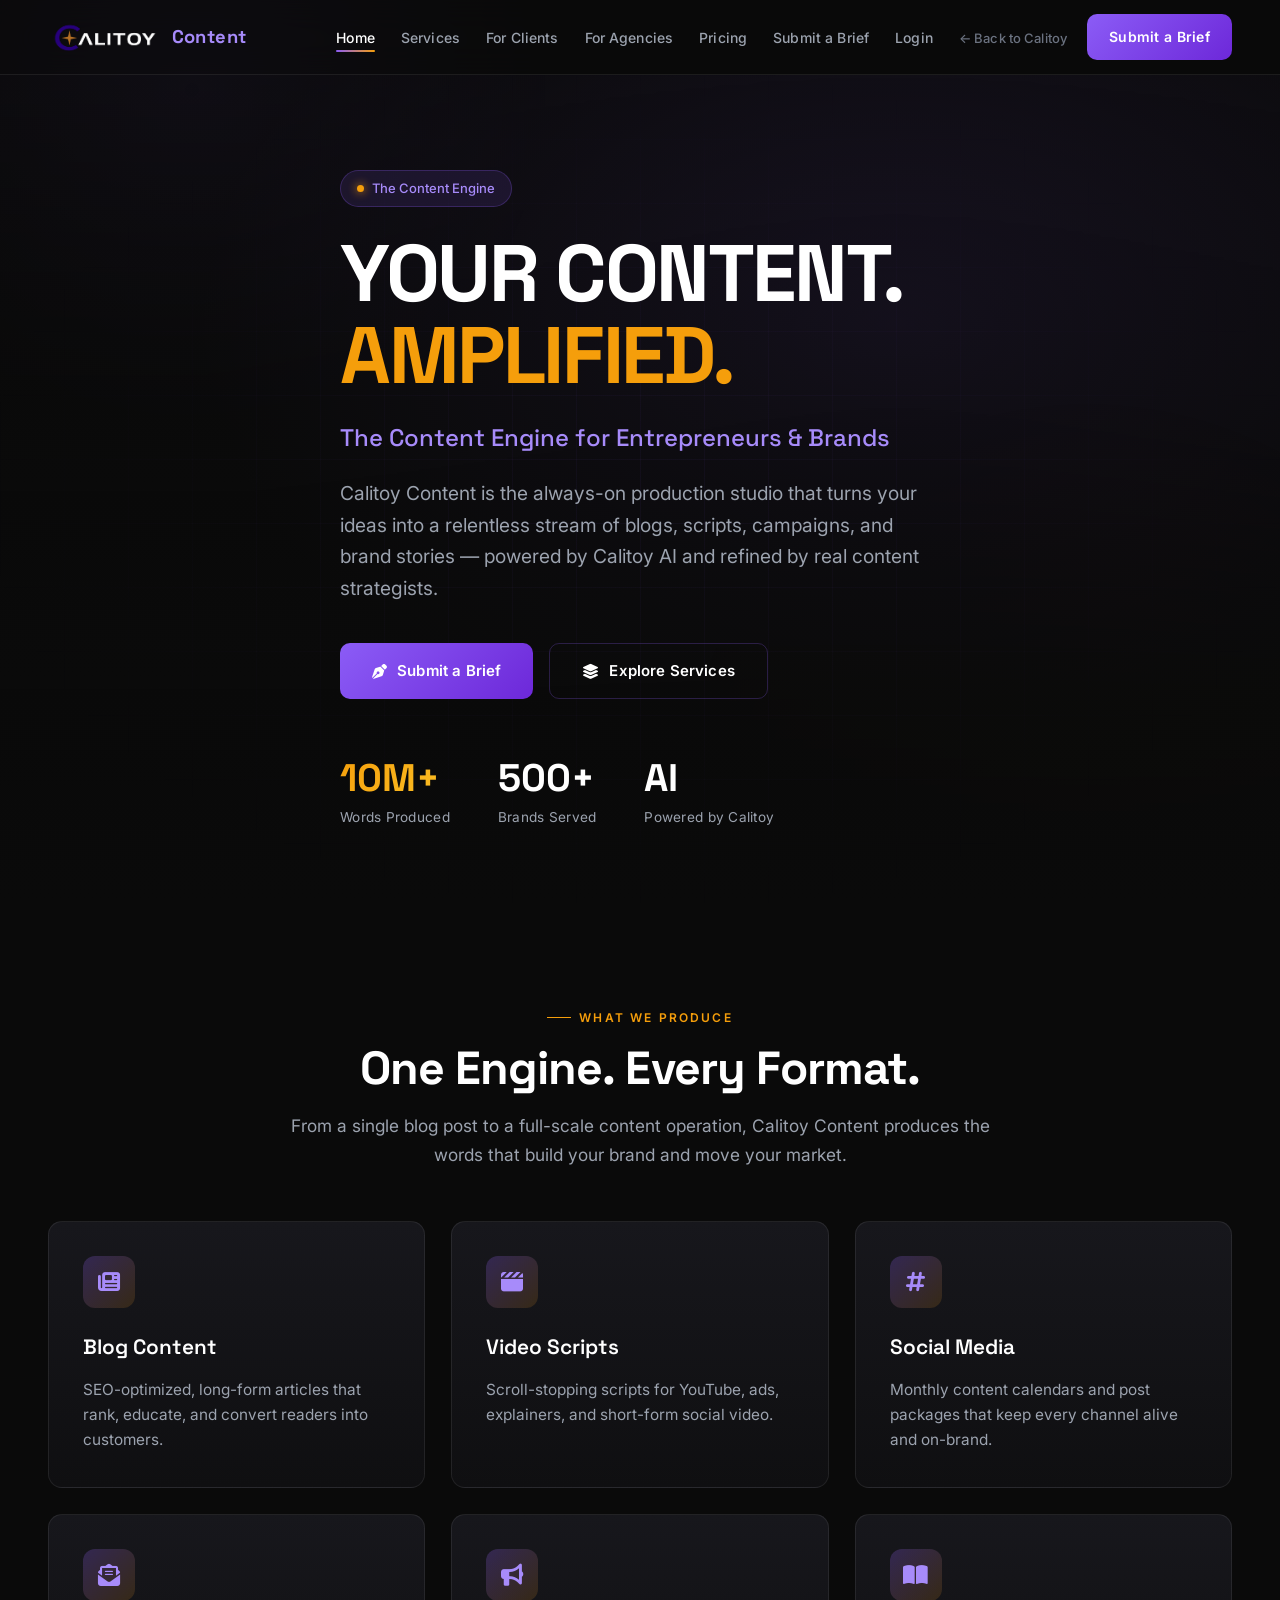
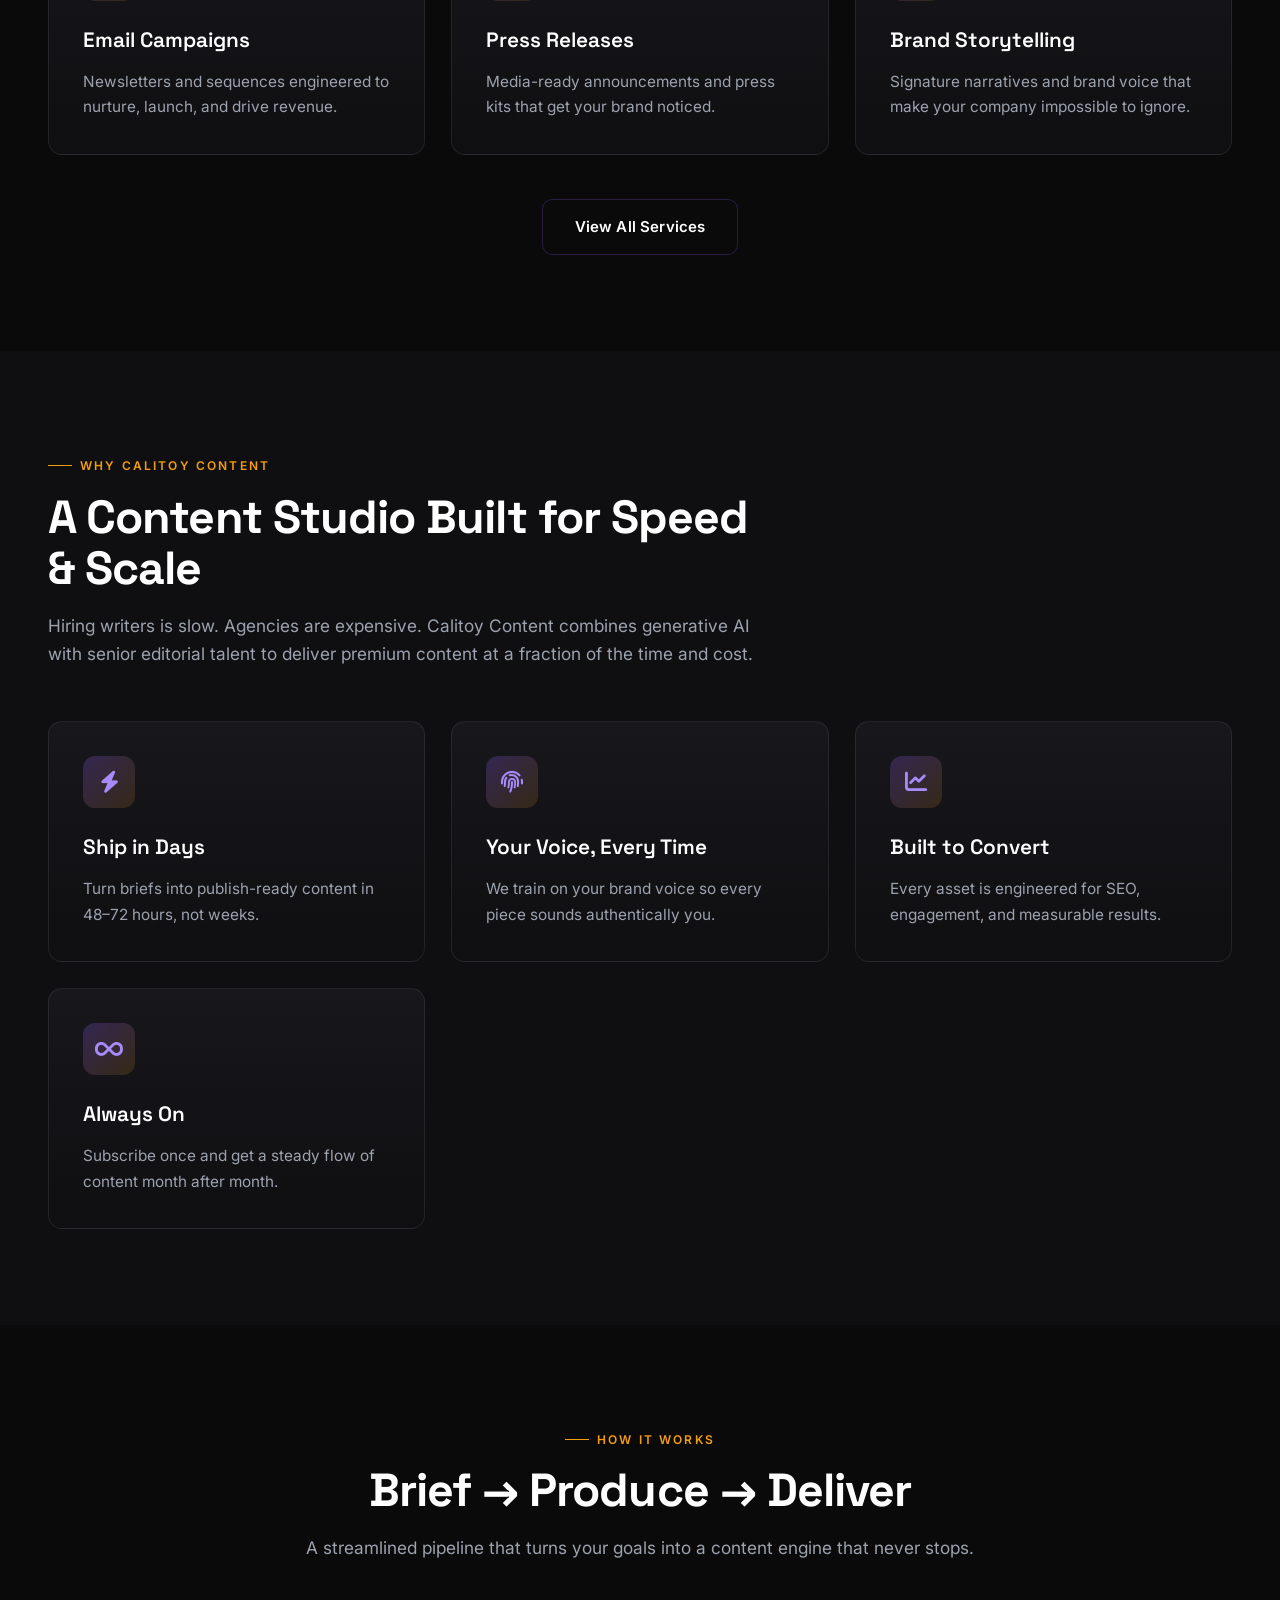
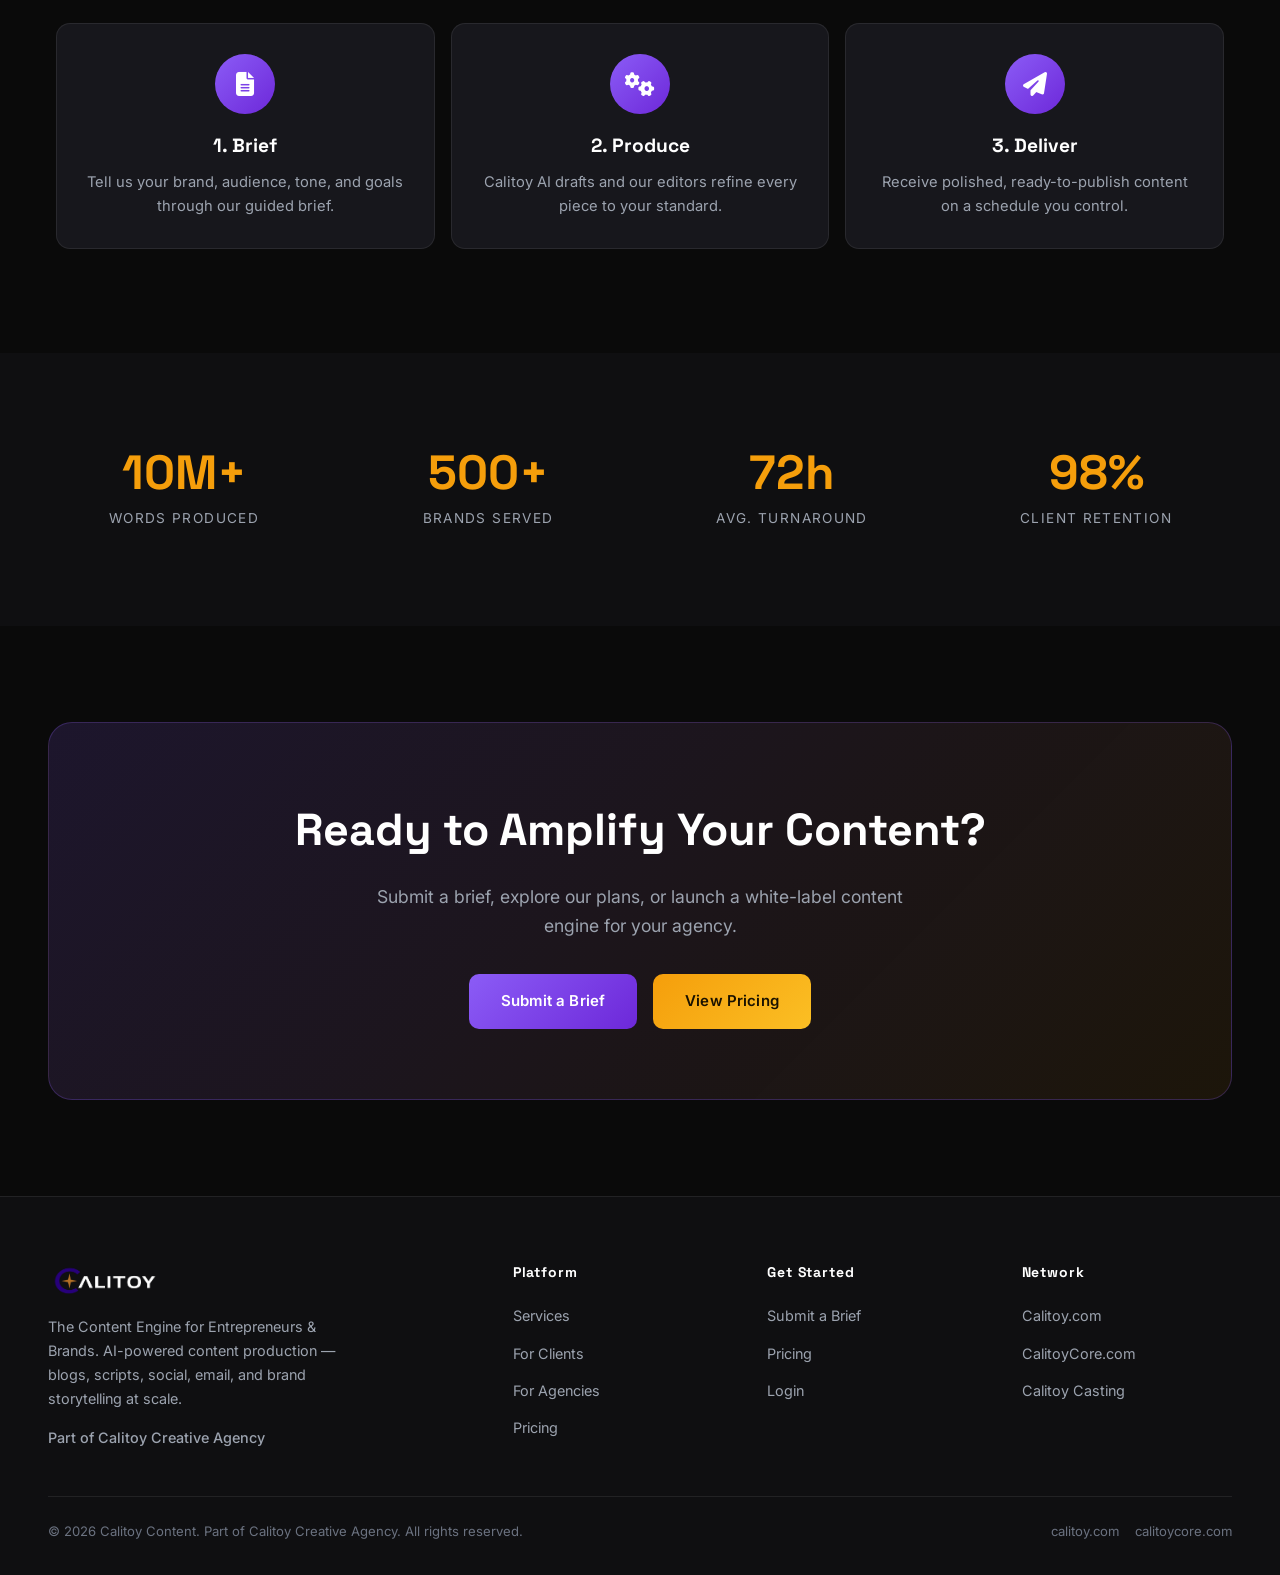
<file: index.html>
<!DOCTYPE html>
<html lang="en">
<head>
<meta charset="UTF-8">
<meta name="viewport" content="width=device-width, initial-scale=1.0">
<title>Calitoy Content — The Content Engine for Entrepreneurs &amp; Brands</title>
<meta name="description" content="Calitoy Content is the AI-powered content engine for entrepreneurs and brands — blog content, video scripts, social media, email campaigns, press releases, and brand storytelling at scale.">
<link rel="preconnect" href="https://fonts.googleapis.com">
<link rel="preconnect" href="https://fonts.gstatic.com" crossorigin>
<link href="https://fonts.googleapis.com/css2?family=Inter:wght@400;500;600;700&family=Space+Grotesk:wght@400;500;600;700&display=swap" rel="stylesheet">
<link rel="stylesheet" href="https://cdnjs.cloudflare.com/ajax/libs/font-awesome/6.5.1/css/all.min.css">
<link rel="stylesheet" href="styles.css">
<link rel="icon" type="image/png" href="assets/calitoy-creative-logo.png">
</head>
<body>

<header>
  <div class="nav-wrap">
    <a href="index.html" class="nav-logo">
      <img src="assets/calitoy-creative-logo.png" alt="Calitoy Creative Agency">
      <span class="logo-text"><span>Content</span></span>
    </a>
    <ul class="nav-links">
      <li><a href="index.html" class="active">Home</a></li>
      <li><a href="services.html">Services</a></li>
      <li><a href="clients.html">For Clients</a></li>
      <li><a href="agencies.html">For Agencies</a></li>
      <li><a href="pricing.html">Pricing</a></li>
      <li><a href="brief.html">Submit a Brief</a></li>
      <li><a href="login.html">Login</a></li>
      <li><a href="https://calitoy.com" class="nav-back">&larr; Back to Calitoy</a></li>
    </ul>
    <a href="brief.html" class="nav-cta">Submit a Brief</a>
    <button class="hamburger" aria-label="Menu"><span></span><span></span><span></span></button>
  </div>
</header>
<div class="mobile-nav">
  <a href="index.html">Home</a>
  <a href="services.html">Services</a>
  <a href="clients.html">For Clients</a>
  <a href="agencies.html">For Agencies</a>
  <a href="pricing.html">Pricing</a>
  <a href="brief.html">Submit a Brief</a>
  <a href="login.html">Login</a>
  <a href="https://calitoy.com">&larr; Back to Calitoy</a>
  <a href="brief.html" class="nav-cta">Submit a Brief</a>
</div>

<!-- HERO -->
<section class="hero">
  <div class="hero-bg" style="background-image:url('https://fancyhouse-design.com/wp-content/uploads/2024/09/A-bright-open-space-area-features-clean-lined-desks-and-a-vibrant-mural-that-enhances.jpg')"></div>
  <div class="hero-overlay"></div>
  <div class="hero-grid"></div>
  <div class="container hero-content">
    <span class="hero-badge"><span class="dot"></span> The Content Engine</span>
    <h1>YOUR CONTENT.<br><span class="gold">AMPLIFIED.</span></h1>
    <p class="subtitle">The Content Engine for Entrepreneurs &amp; Brands</p>
    <p class="lead">Calitoy Content is the always-on production studio that turns your ideas into a relentless stream of blogs, scripts, campaigns, and brand stories — powered by Calitoy AI and refined by real content strategists.</p>
    <div class="hero-cta-group">
      <a href="brief.html" class="btn-primary"><i class="fa-solid fa-pen-nib"></i> Submit a Brief</a>
      <a href="services.html" class="btn-secondary"><i class="fa-solid fa-layer-group"></i> Explore Services</a>
    </div>
    <div class="hero-stats">
      <div class="hero-stat">
        <div class="num"><span class="gold">10M+</span></div>
        <div class="lbl">Words Produced</div>
      </div>
      <div class="hero-stat">
        <div class="num">500+</div>
        <div class="lbl">Brands Served</div>
      </div>
      <div class="hero-stat">
        <div class="num">AI</div>
        <div class="lbl">Powered by Calitoy</div>
      </div>
    </div>
  </div>
</section>

<!-- SERVICES OVERVIEW -->
<section>
  <div class="container">
    <div class="section-head center reveal">
      <p class="eyebrow">What We Produce</p>
      <h2 class="section-title">One Engine. Every Format.</h2>
      <p class="section-subtitle">From a single blog post to a full-scale content operation, Calitoy Content produces the words that build your brand and move your market.</p>
    </div>
    <div class="cards-grid">
      <div class="card reveal">
        <div class="card-icon"><i class="fa-solid fa-newspaper"></i></div>
        <h3>Blog Content</h3>
        <p>SEO-optimized, long-form articles that rank, educate, and convert readers into customers.</p>
      </div>
      <div class="card reveal">
        <div class="card-icon"><i class="fa-solid fa-clapperboard"></i></div>
        <h3>Video Scripts</h3>
        <p>Scroll-stopping scripts for YouTube, ads, explainers, and short-form social video.</p>
      </div>
      <div class="card reveal">
        <div class="card-icon"><i class="fa-solid fa-hashtag"></i></div>
        <h3>Social Media</h3>
        <p>Monthly content calendars and post packages that keep every channel alive and on-brand.</p>
      </div>
      <div class="card reveal">
        <div class="card-icon"><i class="fa-solid fa-envelope-open-text"></i></div>
        <h3>Email Campaigns</h3>
        <p>Newsletters and sequences engineered to nurture, launch, and drive revenue.</p>
      </div>
      <div class="card reveal">
        <div class="card-icon"><i class="fa-solid fa-bullhorn"></i></div>
        <h3>Press Releases</h3>
        <p>Media-ready announcements and press kits that get your brand noticed.</p>
      </div>
      <div class="card reveal">
        <div class="card-icon"><i class="fa-solid fa-book-open"></i></div>
        <h3>Brand Storytelling</h3>
        <p>Signature narratives and brand voice that make your company impossible to ignore.</p>
      </div>
    </div>
    <div style="text-align:center;margin-top:44px;"><a href="services.html" class="btn-secondary">View All Services</a></div>
  </div>
</section>

<!-- WHY -->
<section style="background: var(--bg-surface);">
  <div class="container">
    <div class="section-head reveal">
      <p class="eyebrow">Why Calitoy Content</p>
      <h2 class="section-title">A Content Studio Built for Speed &amp; Scale</h2>
      <p class="section-subtitle">Hiring writers is slow. Agencies are expensive. Calitoy Content combines generative AI with senior editorial talent to deliver premium content at a fraction of the time and cost.</p>
    </div>
    <div class="cards-grid">
      <div class="card reveal">
        <div class="card-icon"><i class="fa-solid fa-bolt"></i></div>
        <h3>Ship in Days</h3>
        <p>Turn briefs into publish-ready content in 48&ndash;72 hours, not weeks.</p>
      </div>
      <div class="card reveal">
        <div class="card-icon"><i class="fa-solid fa-fingerprint"></i></div>
        <h3>Your Voice, Every Time</h3>
        <p>We train on your brand voice so every piece sounds authentically you.</p>
      </div>
      <div class="card reveal">
        <div class="card-icon"><i class="fa-solid fa-chart-line"></i></div>
        <h3>Built to Convert</h3>
        <p>Every asset is engineered for SEO, engagement, and measurable results.</p>
      </div>
      <div class="card reveal">
        <div class="card-icon"><i class="fa-solid fa-infinity"></i></div>
        <h3>Always On</h3>
        <p>Subscribe once and get a steady flow of content month after month.</p>
      </div>
    </div>
  </div>
</section>

<!-- HOW IT WORKS -->
<section>
  <div class="container">
    <div class="section-head center reveal">
      <p class="eyebrow">How It Works</p>
      <h2 class="section-title">Brief &rarr; Produce &rarr; Deliver</h2>
      <p class="section-subtitle">A streamlined pipeline that turns your goals into a content engine that never stops.</p>
    </div>
    <div class="flow">
      <div class="flow-item reveal">
        <div class="flow-icon"><i class="fa-solid fa-file-lines"></i></div>
        <h3>1. Brief</h3>
        <p>Tell us your brand, audience, tone, and goals through our guided brief.</p>
      </div>
      <div class="flow-item reveal">
        <div class="flow-icon"><i class="fa-solid fa-gears"></i></div>
        <h3>2. Produce</h3>
        <p>Calitoy AI drafts and our editors refine every piece to your standard.</p>
      </div>
      <div class="flow-item reveal">
        <div class="flow-icon"><i class="fa-solid fa-paper-plane"></i></div>
        <h3>3. Deliver</h3>
        <p>Receive polished, ready-to-publish content on a schedule you control.</p>
      </div>
    </div>
  </div>
</section>

<!-- STATS -->
<section style="background: var(--bg-surface);">
  <div class="container">
    <div class="stats-row reveal">
      <div><div class="stat-number">10M+</div><div class="stat-label">Words Produced</div></div>
      <div><div class="stat-number">500+</div><div class="stat-label">Brands Served</div></div>
      <div><div class="stat-number">72h</div><div class="stat-label">Avg. Turnaround</div></div>
      <div><div class="stat-number">98%</div><div class="stat-label">Client Retention</div></div>
    </div>
  </div>
</section>

<!-- CTA -->
<section class="cta-section">
  <div class="container">
    <div class="cta-inner reveal">
      <h2>Ready to Amplify Your Content?</h2>
      <p>Submit a brief, explore our plans, or launch a white-label content engine for your agency.</p>
      <div class="hero-cta-group">
        <a href="brief.html" class="btn-primary">Submit a Brief</a>
        <a href="pricing.html" class="btn-gold">View Pricing</a>
      </div>
    </div>
  </div>
</section>

<!-- FOOTER -->
<footer>
  <div class="container">
    <div class="footer-grid">
      <div class="footer-brand">
        <a href="index.html" class="nav-logo"><img src="assets/calitoy-creative-logo.png" alt="Calitoy Creative Agency" height="40"></a>
        <p>The Content Engine for Entrepreneurs &amp; Brands. AI-powered content production — blogs, scripts, social, email, and brand storytelling at scale.</p>
        <p class="footer-tagline">Part of Calitoy Creative Agency</p>
      </div>
      <div class="footer-col">
        <h4>Platform</h4>
        <ul>
          <li><a href="services.html">Services</a></li>
          <li><a href="clients.html">For Clients</a></li>
          <li><a href="agencies.html">For Agencies</a></li>
          <li><a href="pricing.html">Pricing</a></li>
        </ul>
      </div>
      <div class="footer-col">
        <h4>Get Started</h4>
        <ul>
          <li><a href="brief.html">Submit a Brief</a></li>
          <li><a href="pricing.html">Pricing</a></li>
          <li><a href="login.html">Login</a></li>
        </ul>
      </div>
      <div class="footer-col">
        <h4>Network</h4>
        <ul>
          <li><a href="https://calitoy.com" target="_blank">Calitoy.com</a></li>
          <li><a href="https://calitoycore.com" target="_blank">CalitoyCore.com</a></li>
          <li><a href="https://calitoy.com/casting" target="_blank">Calitoy Casting</a></li>
        </ul>
      </div>
    </div>
    <div class="footer-bottom">
      <p>&copy; 2026 Calitoy Content. Part of Calitoy Creative Agency. All rights reserved.</p>
      <div class="footer-network">
        <a href="https://calitoy.com" target="_blank">calitoy.com</a>
        <a href="https://calitoycore.com" target="_blank">calitoycore.com</a>
      </div>
    </div>
  </div>
</footer>

<script src="main.js"></script>
</body>
</html>
</file>
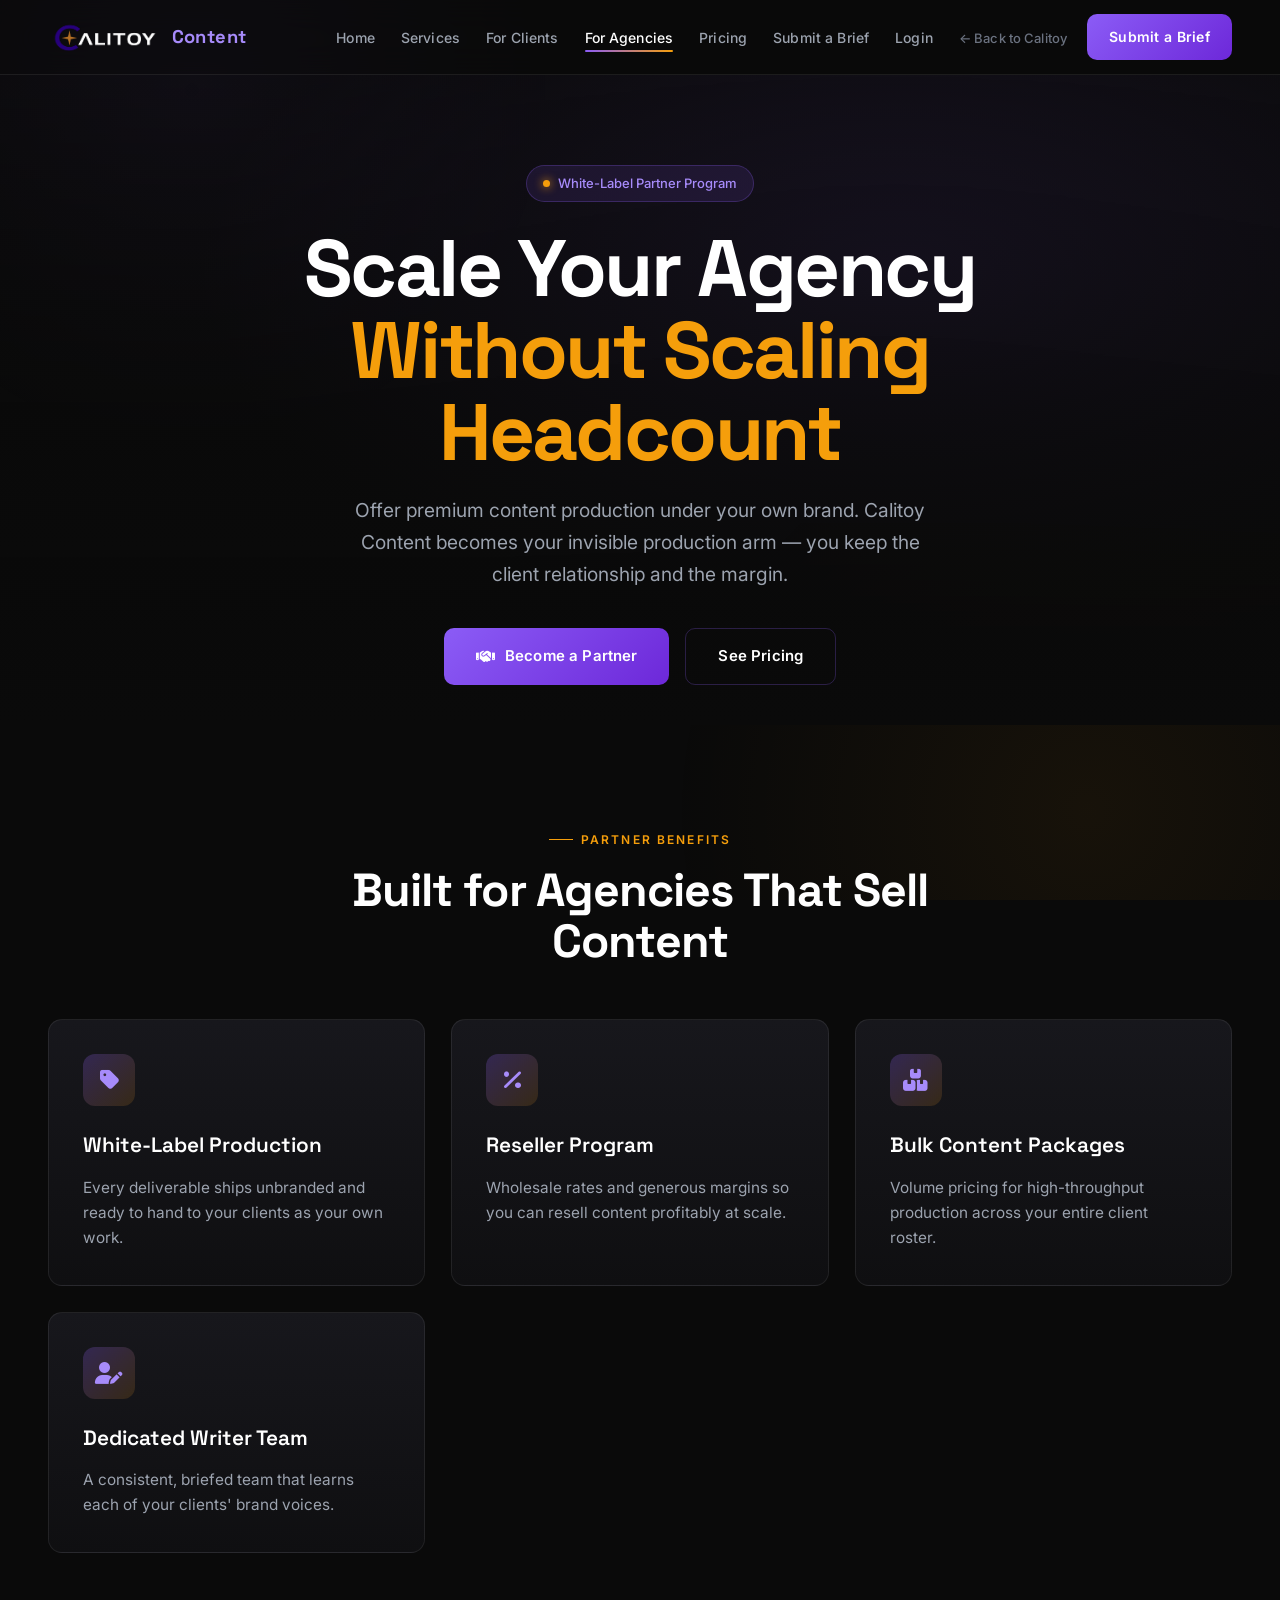
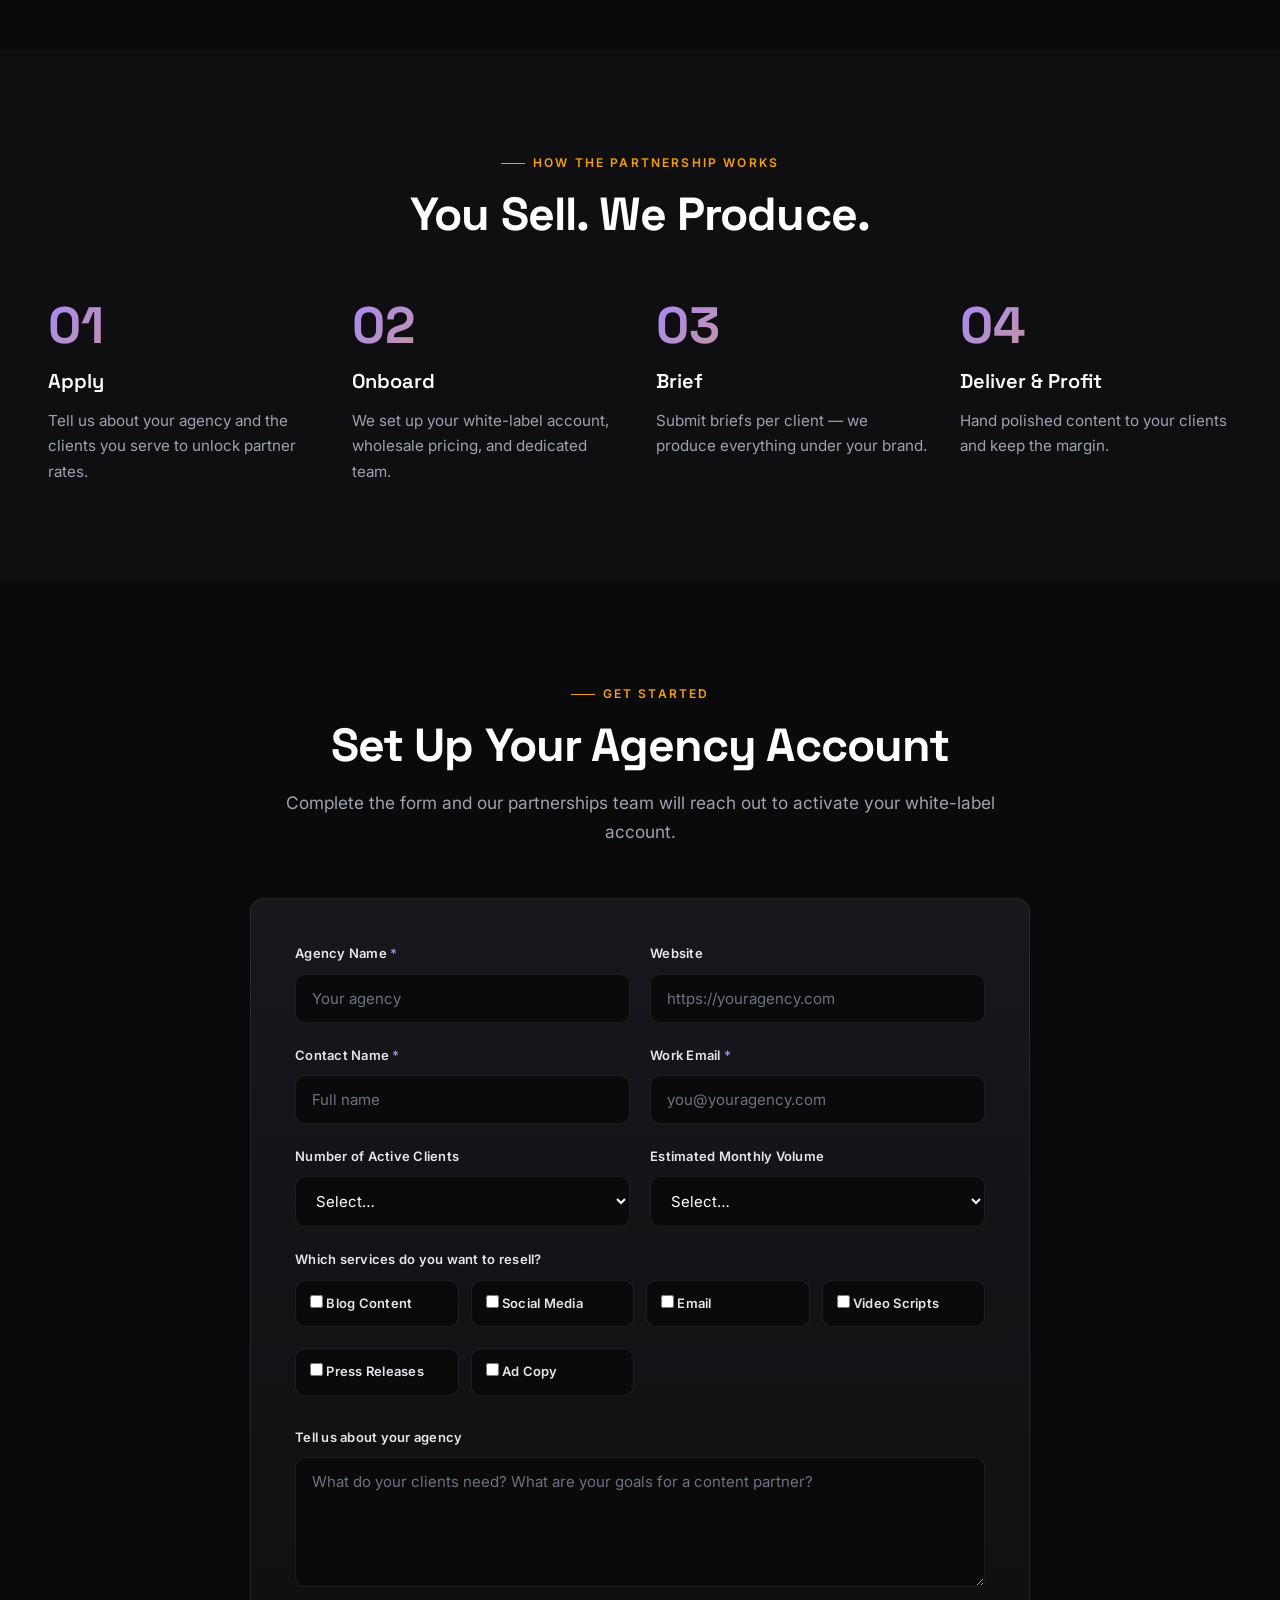
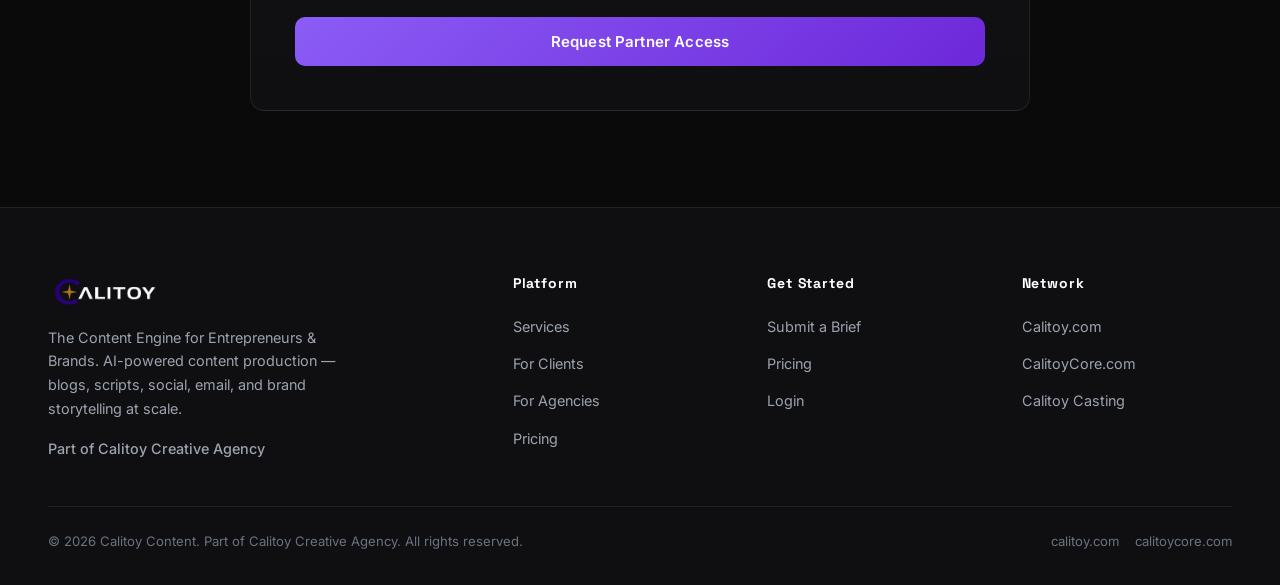
<file: agencies.html>
<!DOCTYPE html>
<html lang="en">
<head>
<meta charset="UTF-8">
<meta name="viewport" content="width=device-width, initial-scale=1.0">
<title>For Agencies — Calitoy Content</title>
<meta name="description" content="White-label content production for agencies. Reseller program, bulk content packages, and dedicated writer teams. Set up your agency account with Calitoy Content.">
<link rel="preconnect" href="https://fonts.googleapis.com">
<link rel="preconnect" href="https://fonts.gstatic.com" crossorigin>
<link href="https://fonts.googleapis.com/css2?family=Inter:wght@400;500;600;700&family=Space+Grotesk:wght@400;500;600;700&display=swap" rel="stylesheet">
<link rel="stylesheet" href="https://cdnjs.cloudflare.com/ajax/libs/font-awesome/6.5.1/css/all.min.css">
<link rel="stylesheet" href="styles.css">
<link rel="icon" type="image/png" href="assets/calitoy-creative-logo.png">
</head>
<body>

<header>
  <div class="nav-wrap">
    <a href="index.html" class="nav-logo">
      <img src="assets/calitoy-creative-logo.png" alt="Calitoy Creative Agency">
      <span class="logo-text"><span>Content</span></span>
    </a>
    <ul class="nav-links">
      <li><a href="index.html">Home</a></li>
      <li><a href="services.html">Services</a></li>
      <li><a href="clients.html">For Clients</a></li>
      <li><a href="agencies.html" class="active">For Agencies</a></li>
      <li><a href="pricing.html">Pricing</a></li>
      <li><a href="brief.html">Submit a Brief</a></li>
      <li><a href="login.html">Login</a></li>
      <li><a href="https://calitoy.com" class="nav-back">&larr; Back to Calitoy</a></li>
    </ul>
    <a href="brief.html" class="nav-cta">Submit a Brief</a>
    <button class="hamburger" aria-label="Menu"><span></span><span></span><span></span></button>
  </div>
</header>
<div class="mobile-nav">
  <a href="index.html">Home</a>
  <a href="services.html">Services</a>
  <a href="clients.html">For Clients</a>
  <a href="agencies.html">For Agencies</a>
  <a href="pricing.html">Pricing</a>
  <a href="brief.html">Submit a Brief</a>
  <a href="login.html">Login</a>
  <a href="https://calitoy.com">&larr; Back to Calitoy</a>
  <a href="brief.html" class="nav-cta">Submit a Brief</a>
</div>

<section class="hero compact">
  <div class="hero-bg" style="background-image:url('https://cdn.sanity.io/images/mbnuonzk/development/a4cf4c32a47168bd2a0cb34ff568bd7d9aefb496-2400x1355.webp?auto=format')"></div>
  <div class="hero-overlay"></div>
  <div class="container hero-content">
    <span class="hero-badge"><span class="dot"></span> White-Label Partner Program</span>
    <h1>Scale Your Agency <span class="gold">Without Scaling Headcount</span></h1>
    <p class="lead">Offer premium content production under your own brand. Calitoy Content becomes your invisible production arm — you keep the client relationship and the margin.</p>
    <div class="hero-cta-group">
      <a href="#agency-signup" class="btn-primary"><i class="fa-solid fa-handshake"></i> Become a Partner</a>
      <a href="pricing.html" class="btn-secondary">See Pricing</a>
    </div>
  </div>
</section>

<!-- OFFERINGS -->
<section>
  <div class="container">
    <div class="section-head center reveal">
      <p class="eyebrow">Partner Benefits</p>
      <h2 class="section-title">Built for Agencies That Sell Content</h2>
    </div>
    <div class="cards-grid">
      <div class="card reveal">
        <div class="card-icon"><i class="fa-solid fa-tag"></i></div>
        <h3>White-Label Production</h3>
        <p>Every deliverable ships unbranded and ready to hand to your clients as your own work.</p>
      </div>
      <div class="card reveal">
        <div class="card-icon"><i class="fa-solid fa-percent"></i></div>
        <h3>Reseller Program</h3>
        <p>Wholesale rates and generous margins so you can resell content profitably at scale.</p>
      </div>
      <div class="card reveal">
        <div class="card-icon"><i class="fa-solid fa-boxes-stacked"></i></div>
        <h3>Bulk Content Packages</h3>
        <p>Volume pricing for high-throughput production across your entire client roster.</p>
      </div>
      <div class="card reveal">
        <div class="card-icon"><i class="fa-solid fa-user-pen"></i></div>
        <h3>Dedicated Writer Team</h3>
        <p>A consistent, briefed team that learns each of your clients' brand voices.</p>
      </div>
    </div>
  </div>
</section>

<!-- HOW -->
<section style="background: var(--bg-surface);">
  <div class="container">
    <div class="section-head center reveal">
      <p class="eyebrow">How the Partnership Works</p>
      <h2 class="section-title">You Sell. We Produce.</h2>
    </div>
    <div class="steps-grid">
      <div class="step reveal"><div class="step-number">01</div><h3>Apply</h3><p>Tell us about your agency and the clients you serve to unlock partner rates.</p></div>
      <div class="step reveal"><div class="step-number">02</div><h3>Onboard</h3><p>We set up your white-label account, wholesale pricing, and dedicated team.</p></div>
      <div class="step reveal"><div class="step-number">03</div><h3>Brief</h3><p>Submit briefs per client — we produce everything under your brand.</p></div>
      <div class="step reveal"><div class="step-number">04</div><h3>Deliver &amp; Profit</h3><p>Hand polished content to your clients and keep the margin.</p></div>
    </div>
  </div>
</section>

<!-- AGENCY SIGNUP FORM -->
<section id="agency-signup">
  <div class="container">
    <div class="section-head center reveal">
      <p class="eyebrow">Get Started</p>
      <h2 class="section-title">Set Up Your Agency Account</h2>
      <p class="section-subtitle">Complete the form and our partnerships team will reach out to activate your white-label account.</p>
    </div>
    <div class="form-container reveal">
      <div class="form-message"></div>
      <form id="agency-form">
        <div class="form-row">
          <div class="form-group">
            <label>Agency Name <span class="req">*</span></label>
            <input type="text" name="agency_name" placeholder="Your agency" required>
          </div>
          <div class="form-group">
            <label>Website</label>
            <input type="url" name="website" placeholder="https://youragency.com">
          </div>
        </div>
        <div class="form-row">
          <div class="form-group">
            <label>Contact Name <span class="req">*</span></label>
            <input type="text" name="contact_name" placeholder="Full name" required>
          </div>
          <div class="form-group">
            <label>Work Email <span class="req">*</span></label>
            <input type="email" name="email" placeholder="you@youragency.com" required>
          </div>
        </div>
        <div class="form-row">
          <div class="form-group">
            <label>Number of Active Clients</label>
            <select name="client_count">
              <option value="">Select…</option>
              <option>1–5</option>
              <option>6–15</option>
              <option>16–50</option>
              <option>50+</option>
            </select>
          </div>
          <div class="form-group">
            <label>Estimated Monthly Volume</label>
            <select name="monthly_volume">
              <option value="">Select…</option>
              <option>Under 20 pieces</option>
              <option>20–50 pieces</option>
              <option>50–150 pieces</option>
              <option>150+ pieces</option>
            </select>
          </div>
        </div>
        <div class="form-group">
          <label>Which services do you want to resell?</label>
          <div class="checkbox-grid">
            <label class="checkbox-item"><input type="checkbox" name="services" value="Blog Content"> Blog Content</label>
            <label class="checkbox-item"><input type="checkbox" name="services" value="Social Media"> Social Media</label>
            <label class="checkbox-item"><input type="checkbox" name="services" value="Email"> Email</label>
            <label class="checkbox-item"><input type="checkbox" name="services" value="Video Scripts"> Video Scripts</label>
            <label class="checkbox-item"><input type="checkbox" name="services" value="Press Releases"> Press Releases</label>
            <label class="checkbox-item"><input type="checkbox" name="services" value="Ad Copy"> Ad Copy</label>
          </div>
        </div>
        <div class="form-group">
          <label>Tell us about your agency</label>
          <textarea name="notes" placeholder="What do your clients need? What are your goals for a content partner?"></textarea>
        </div>
        <button type="submit" class="btn-primary" style="width:100%;">Request Partner Access</button>
      </form>
    </div>
  </div>
</section>

<footer>
  <div class="container">
    <div class="footer-grid">
      <div class="footer-brand">
        <a href="index.html" class="nav-logo"><img src="assets/calitoy-creative-logo.png" alt="Calitoy Creative Agency" height="40"></a>
        <p>The Content Engine for Entrepreneurs &amp; Brands. AI-powered content production — blogs, scripts, social, email, and brand storytelling at scale.</p>
        <p class="footer-tagline">Part of Calitoy Creative Agency</p>
      </div>
      <div class="footer-col">
        <h4>Platform</h4>
        <ul>
          <li><a href="services.html">Services</a></li>
          <li><a href="clients.html">For Clients</a></li>
          <li><a href="agencies.html">For Agencies</a></li>
          <li><a href="pricing.html">Pricing</a></li>
        </ul>
      </div>
      <div class="footer-col">
        <h4>Get Started</h4>
        <ul>
          <li><a href="brief.html">Submit a Brief</a></li>
          <li><a href="pricing.html">Pricing</a></li>
          <li><a href="login.html">Login</a></li>
        </ul>
      </div>
      <div class="footer-col">
        <h4>Network</h4>
        <ul>
          <li><a href="https://calitoy.com" target="_blank">Calitoy.com</a></li>
          <li><a href="https://calitoycore.com" target="_blank">CalitoyCore.com</a></li>
          <li><a href="https://calitoy.com/casting" target="_blank">Calitoy Casting</a></li>
        </ul>
      </div>
    </div>
    <div class="footer-bottom">
      <p>&copy; 2026 Calitoy Content. Part of Calitoy Creative Agency. All rights reserved.</p>
      <div class="footer-network">
        <a href="https://calitoy.com" target="_blank">calitoy.com</a>
        <a href="https://calitoycore.com" target="_blank">calitoycore.com</a>
      </div>
    </div>
  </div>
</footer>

<script src="main.js"></script>
</body>
</html>
</file>
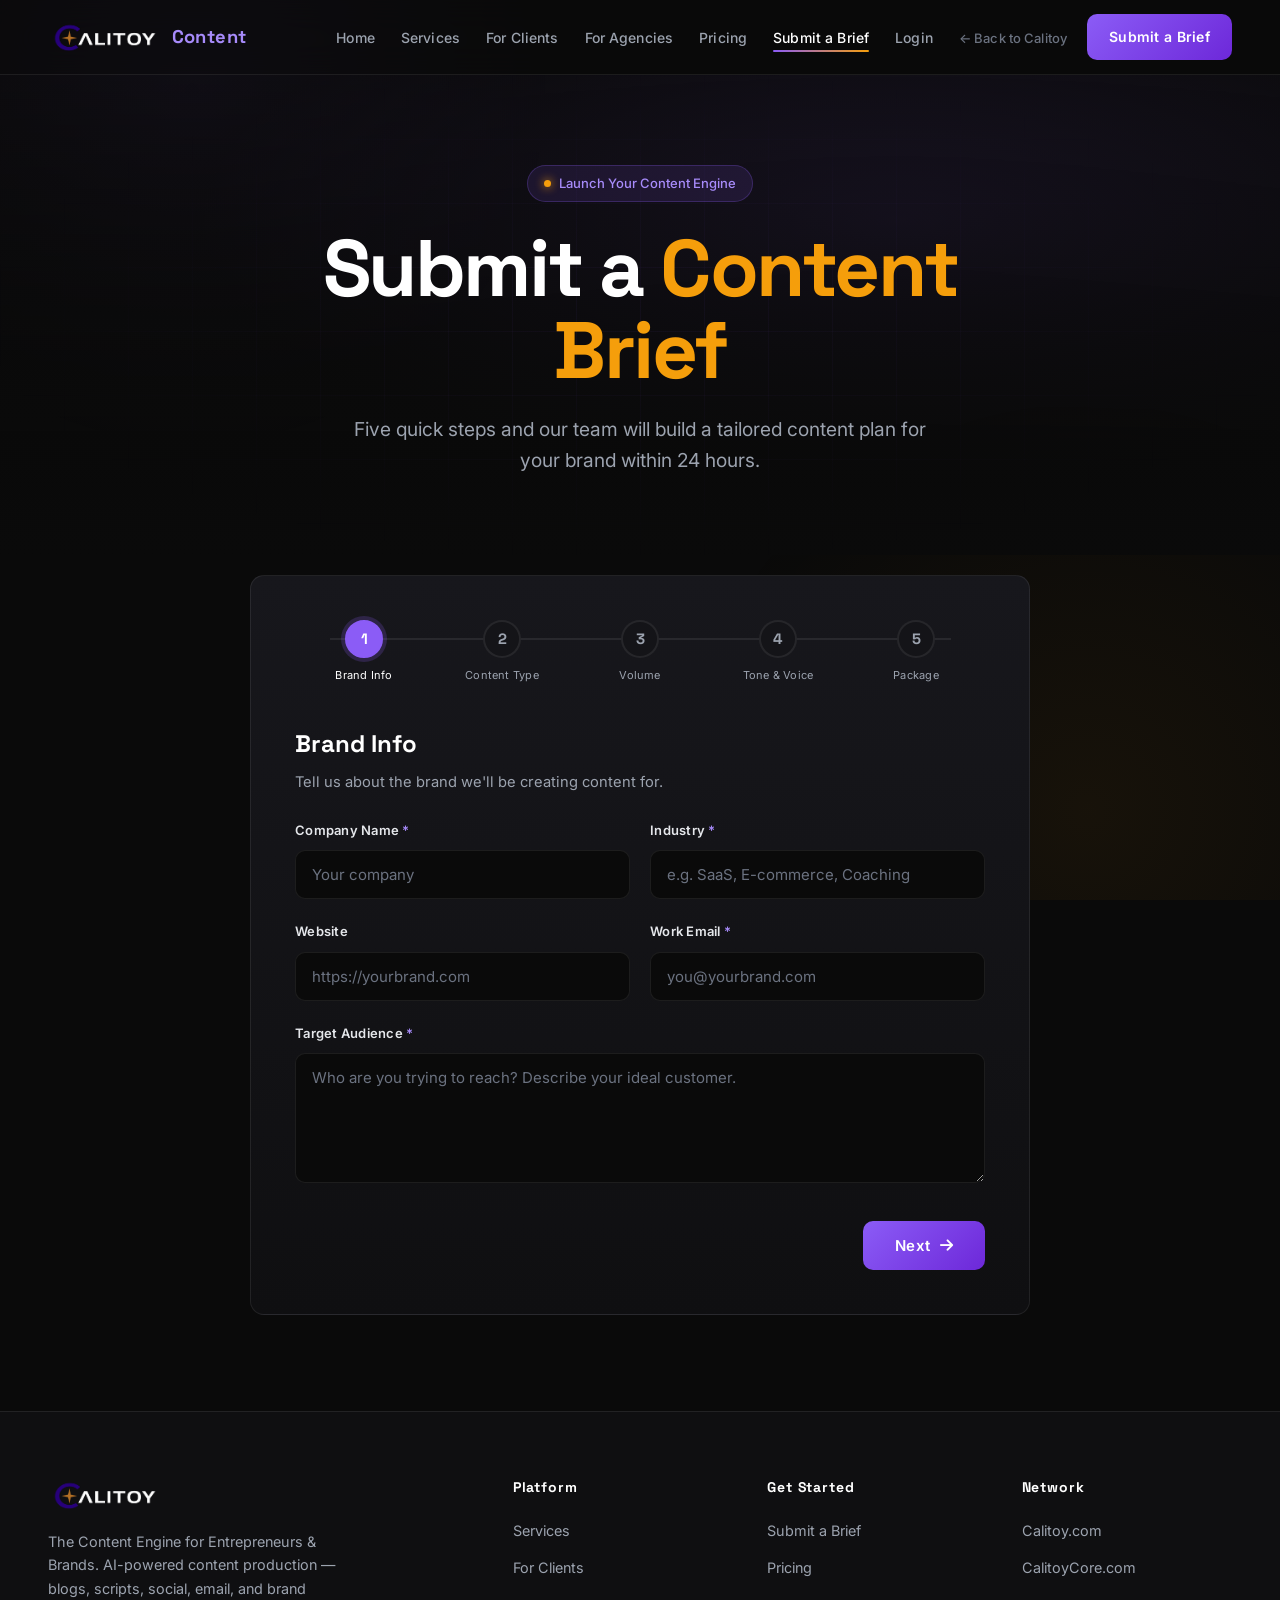
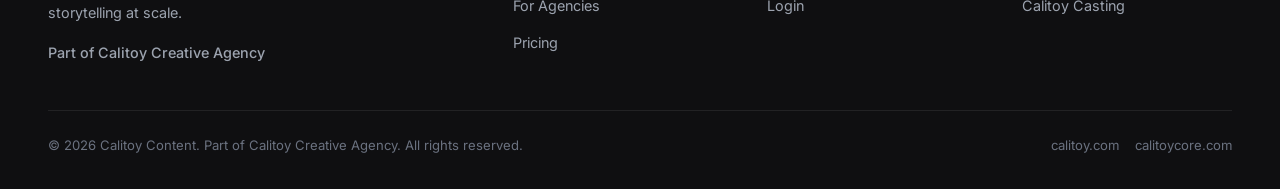
<file: brief.html>
<!DOCTYPE html>
<html lang="en">
<head>
<meta charset="UTF-8">
<meta name="viewport" content="width=device-width, initial-scale=1.0">
<title>Submit a Content Brief — Calitoy Content</title>
<meta name="description" content="Submit a content brief and launch your content engine. Tell us your brand, content needs, volume, tone, and package — we handle the rest.">
<link rel="preconnect" href="https://fonts.googleapis.com">
<link rel="preconnect" href="https://fonts.gstatic.com" crossorigin>
<link href="https://fonts.googleapis.com/css2?family=Inter:wght@400;500;600;700&family=Space+Grotesk:wght@400;500;600;700&display=swap" rel="stylesheet">
<link rel="stylesheet" href="https://cdnjs.cloudflare.com/ajax/libs/font-awesome/6.5.1/css/all.min.css">
<link rel="stylesheet" href="styles.css">
<link rel="icon" type="image/png" href="assets/calitoy-creative-logo.png">
</head>
<body>

<header>
  <div class="nav-wrap">
    <a href="index.html" class="nav-logo">
      <img src="assets/calitoy-creative-logo.png" alt="Calitoy Creative Agency">
      <span class="logo-text"><span>Content</span></span>
    </a>
    <ul class="nav-links">
      <li><a href="index.html">Home</a></li>
      <li><a href="services.html">Services</a></li>
      <li><a href="clients.html">For Clients</a></li>
      <li><a href="agencies.html">For Agencies</a></li>
      <li><a href="pricing.html">Pricing</a></li>
      <li><a href="brief.html" class="active">Submit a Brief</a></li>
      <li><a href="login.html">Login</a></li>
      <li><a href="https://calitoy.com" class="nav-back">&larr; Back to Calitoy</a></li>
    </ul>
    <a href="brief.html" class="nav-cta">Submit a Brief</a>
    <button class="hamburger" aria-label="Menu"><span></span><span></span><span></span></button>
  </div>
</header>
<div class="mobile-nav">
  <a href="index.html">Home</a>
  <a href="services.html">Services</a>
  <a href="clients.html">For Clients</a>
  <a href="agencies.html">For Agencies</a>
  <a href="pricing.html">Pricing</a>
  <a href="brief.html">Submit a Brief</a>
  <a href="login.html">Login</a>
  <a href="https://calitoy.com">&larr; Back to Calitoy</a>
  <a href="brief.html" class="nav-cta">Submit a Brief</a>
</div>

<section class="hero compact">
  <div class="hero-overlay"></div>
  <div class="hero-grid"></div>
  <div class="container hero-content">
    <span class="hero-badge"><span class="dot"></span> Launch Your Content Engine</span>
    <h1>Submit a <span class="gold">Content Brief</span></h1>
    <p class="lead">Five quick steps and our team will build a tailored content plan for your brand within 24 hours.</p>
  </div>
</section>

<section style="padding-top:20px;">
  <div class="container">
    <div class="form-container reveal">
      <!-- Stepper -->
      <div class="stepper">
        <div class="stepper-progress"></div>
        <div class="stepper-item active"><div class="stepper-dot">1</div><div class="stepper-label">Brand Info</div></div>
        <div class="stepper-item"><div class="stepper-dot">2</div><div class="stepper-label">Content Type</div></div>
        <div class="stepper-item"><div class="stepper-dot">3</div><div class="stepper-label">Volume</div></div>
        <div class="stepper-item"><div class="stepper-dot">4</div><div class="stepper-label">Tone &amp; Voice</div></div>
        <div class="stepper-item"><div class="stepper-dot">5</div><div class="stepper-label">Package</div></div>
      </div>

      <div id="form-message" class="form-message"></div>

      <form id="brief-form">
        <!-- STEP 1: Brand Info -->
        <div class="form-step active">
          <h3>Brand Info</h3>
          <p class="step-hint">Tell us about the brand we'll be creating content for.</p>
          <div class="form-row">
            <div class="form-group">
              <label>Company Name <span class="req">*</span></label>
              <input type="text" name="company_name" placeholder="Your company" required>
            </div>
            <div class="form-group">
              <label>Industry <span class="req">*</span></label>
              <input type="text" name="industry" placeholder="e.g. SaaS, E-commerce, Coaching" required>
            </div>
          </div>
          <div class="form-row">
            <div class="form-group">
              <label>Website</label>
              <input type="url" name="website" placeholder="https://yourbrand.com">
            </div>
            <div class="form-group">
              <label>Work Email <span class="req">*</span></label>
              <input type="email" name="email" placeholder="you@yourbrand.com" required>
            </div>
          </div>
          <div class="form-group">
            <label>Target Audience <span class="req">*</span></label>
            <textarea name="target_audience" placeholder="Who are you trying to reach? Describe your ideal customer." required></textarea>
          </div>
          <div class="form-nav">
            <span class="spacer"></span>
            <button type="button" class="btn-primary" data-next>Next <i class="fa-solid fa-arrow-right"></i></button>
          </div>
        </div>

        <!-- STEP 2: Content Type -->
        <div class="form-step">
          <h3>Content Type</h3>
          <p class="step-hint">Select every type of content you need.</p>
          <div class="form-group">
            <div class="checkbox-grid">
              <label class="checkbox-item"><input type="checkbox" name="content_type" value="Blog"> Blog / Articles</label>
              <label class="checkbox-item"><input type="checkbox" name="content_type" value="Video Scripts"> Video Scripts</label>
              <label class="checkbox-item"><input type="checkbox" name="content_type" value="Social Media"> Social Media</label>
              <label class="checkbox-item"><input type="checkbox" name="content_type" value="Email"> Email Campaigns</label>
              <label class="checkbox-item"><input type="checkbox" name="content_type" value="Press Releases"> Press Releases</label>
              <label class="checkbox-item"><input type="checkbox" name="content_type" value="Brand Storytelling"> Brand Storytelling</label>
              <label class="checkbox-item"><input type="checkbox" name="content_type" value="Podcast Scripts"> Podcast Scripts</label>
              <label class="checkbox-item"><input type="checkbox" name="content_type" value="Ad Copy"> Ad Copy</label>
            </div>
          </div>
          <div class="form-nav">
            <button type="button" class="btn-secondary" data-prev><i class="fa-solid fa-arrow-left"></i> Back</button>
            <span class="spacer"></span>
            <button type="button" class="btn-primary" data-next>Next <i class="fa-solid fa-arrow-right"></i></button>
          </div>
        </div>

        <!-- STEP 3: Volume -->
        <div class="form-step">
          <h3>Volume</h3>
          <p class="step-hint">How much content do you need each month?</p>
          <div class="form-row">
            <div class="form-group">
              <label>Pieces per Month</label>
              <select name="pieces_per_month">
                <option value="">Select…</option>
                <option>1–5 pieces</option>
                <option>6–15 pieces</option>
                <option>16–30 pieces</option>
                <option>30+ pieces</option>
              </select>
            </div>
            <div class="form-group">
              <label>Approx. Word Count / Month</label>
              <select name="word_count">
                <option value="">Select…</option>
                <option>Under 5,000 words</option>
                <option>5,000–15,000 words</option>
                <option>15,000–50,000 words</option>
                <option>50,000+ words</option>
              </select>
            </div>
          </div>
          <div class="form-group">
            <label>Cadence</label>
            <select name="cadence">
              <option value="">Select…</option>
              <option>One-time project</option>
              <option>Weekly</option>
              <option>Monthly ongoing</option>
              <option>Quarterly campaigns</option>
            </select>
          </div>
          <div class="form-nav">
            <button type="button" class="btn-secondary" data-prev><i class="fa-solid fa-arrow-left"></i> Back</button>
            <span class="spacer"></span>
            <button type="button" class="btn-primary" data-next>Next <i class="fa-solid fa-arrow-right"></i></button>
          </div>
        </div>

        <!-- STEP 4: Tone & Voice -->
        <div class="form-step">
          <h3>Tone &amp; Voice</h3>
          <p class="step-hint">How should your content sound?</p>
          <div class="form-group">
            <label>Primary Tone <span class="req">*</span></label>
            <select name="tone" required>
              <option value="">Select a tone…</option>
              <option value="Professional">Professional</option>
              <option value="Casual">Casual</option>
              <option value="Edgy">Edgy</option>
              <option value="Authoritative">Authoritative</option>
              <option value="Storytelling">Storytelling</option>
            </select>
          </div>
          <div class="form-group">
            <label>Brands or Voices You Admire</label>
            <input type="text" name="voice_references" placeholder="e.g. Apple, Notion, a favorite creator">
          </div>
          <div class="form-group">
            <label>Anything to Avoid?</label>
            <textarea name="voice_notes" placeholder="Words, phrases, topics, or styles to stay away from."></textarea>
          </div>
          <div class="form-nav">
            <button type="button" class="btn-secondary" data-prev><i class="fa-solid fa-arrow-left"></i> Back</button>
            <span class="spacer"></span>
            <button type="button" class="btn-primary" data-next>Next <i class="fa-solid fa-arrow-right"></i></button>
          </div>
        </div>

        <!-- STEP 5: Package -->
        <div class="form-step">
          <h3>Package Selection</h3>
          <p class="step-hint">Choose a starting plan — you can adjust it with our team before payment.</p>
          <input type="hidden" name="selected_package" id="selected_package">
          <div class="pkg-select">
            <div class="pkg-option" data-package="Starter — $499/mo">
              <h4>Starter</h4>
              <div class="pkg-price">$499<span style="font-size:0.9rem;color:var(--gray);font-weight:400;">/mo</span></div>
              <p>4 blog posts + 10 social posts + 2 email newsletters.</p>
            </div>
            <div class="pkg-option" data-package="Growth — $1,499/mo">
              <h4>Growth</h4>
              <div class="pkg-price">$1,499<span style="font-size:0.9rem;color:var(--gray);font-weight:400;">/mo</span></div>
              <p>12 blogs + 30 social + 4 emails + 2 video scripts.</p>
            </div>
            <div class="pkg-option" data-package="Agency — $3,999/mo">
              <h4>Agency</h4>
              <div class="pkg-price">$3,999<span style="font-size:0.9rem;color:var(--gray);font-weight:400;">/mo</span></div>
              <p>Unlimited content, dedicated team, white-label.</p>
            </div>
            <div class="pkg-option" data-package="Custom / One-time">
              <h4>Custom</h4>
              <div class="pkg-price">Let's talk</div>
              <p>One-time packages or a custom volume plan.</p>
            </div>
          </div>
          <div class="form-group" style="margin-top:24px;">
            <label>Payment Preference</label>
            <select name="payment_intent">
              <option value="">Select…</option>
              <option>Ready to pay now (Stripe checkout)</option>
              <option>Want a call before paying</option>
              <option>Just exploring</option>
            </select>
          </div>
          <div class="form-group">
            <label>Anything else we should know?</label>
            <textarea name="additional_notes" placeholder="Deadlines, goals, or details that will help us build your plan."></textarea>
          </div>
          <div class="form-nav">
            <button type="button" class="btn-secondary" data-prev><i class="fa-solid fa-arrow-left"></i> Back</button>
            <span class="spacer"></span>
            <button type="submit" class="btn-gold">Submit Content Brief</button>
          </div>
        </div>
      </form>
    </div>
  </div>
</section>

<footer>
  <div class="container">
    <div class="footer-grid">
      <div class="footer-brand">
        <a href="index.html" class="nav-logo"><img src="assets/calitoy-creative-logo.png" alt="Calitoy Creative Agency" height="40"></a>
        <p>The Content Engine for Entrepreneurs &amp; Brands. AI-powered content production — blogs, scripts, social, email, and brand storytelling at scale.</p>
        <p class="footer-tagline">Part of Calitoy Creative Agency</p>
      </div>
      <div class="footer-col">
        <h4>Platform</h4>
        <ul>
          <li><a href="services.html">Services</a></li>
          <li><a href="clients.html">For Clients</a></li>
          <li><a href="agencies.html">For Agencies</a></li>
          <li><a href="pricing.html">Pricing</a></li>
        </ul>
      </div>
      <div class="footer-col">
        <h4>Get Started</h4>
        <ul>
          <li><a href="brief.html">Submit a Brief</a></li>
          <li><a href="pricing.html">Pricing</a></li>
          <li><a href="login.html">Login</a></li>
        </ul>
      </div>
      <div class="footer-col">
        <h4>Network</h4>
        <ul>
          <li><a href="https://calitoy.com" target="_blank">Calitoy.com</a></li>
          <li><a href="https://calitoycore.com" target="_blank">CalitoyCore.com</a></li>
          <li><a href="https://calitoy.com/casting" target="_blank">Calitoy Casting</a></li>
        </ul>
      </div>
    </div>
    <div class="footer-bottom">
      <p>&copy; 2026 Calitoy Content. Part of Calitoy Creative Agency. All rights reserved.</p>
      <div class="footer-network">
        <a href="https://calitoy.com" target="_blank">calitoy.com</a>
        <a href="https://calitoycore.com" target="_blank">calitoycore.com</a>
      </div>
    </div>
  </div>
</footer>

<script src="main.js"></script>
</body>
</html>
</file>
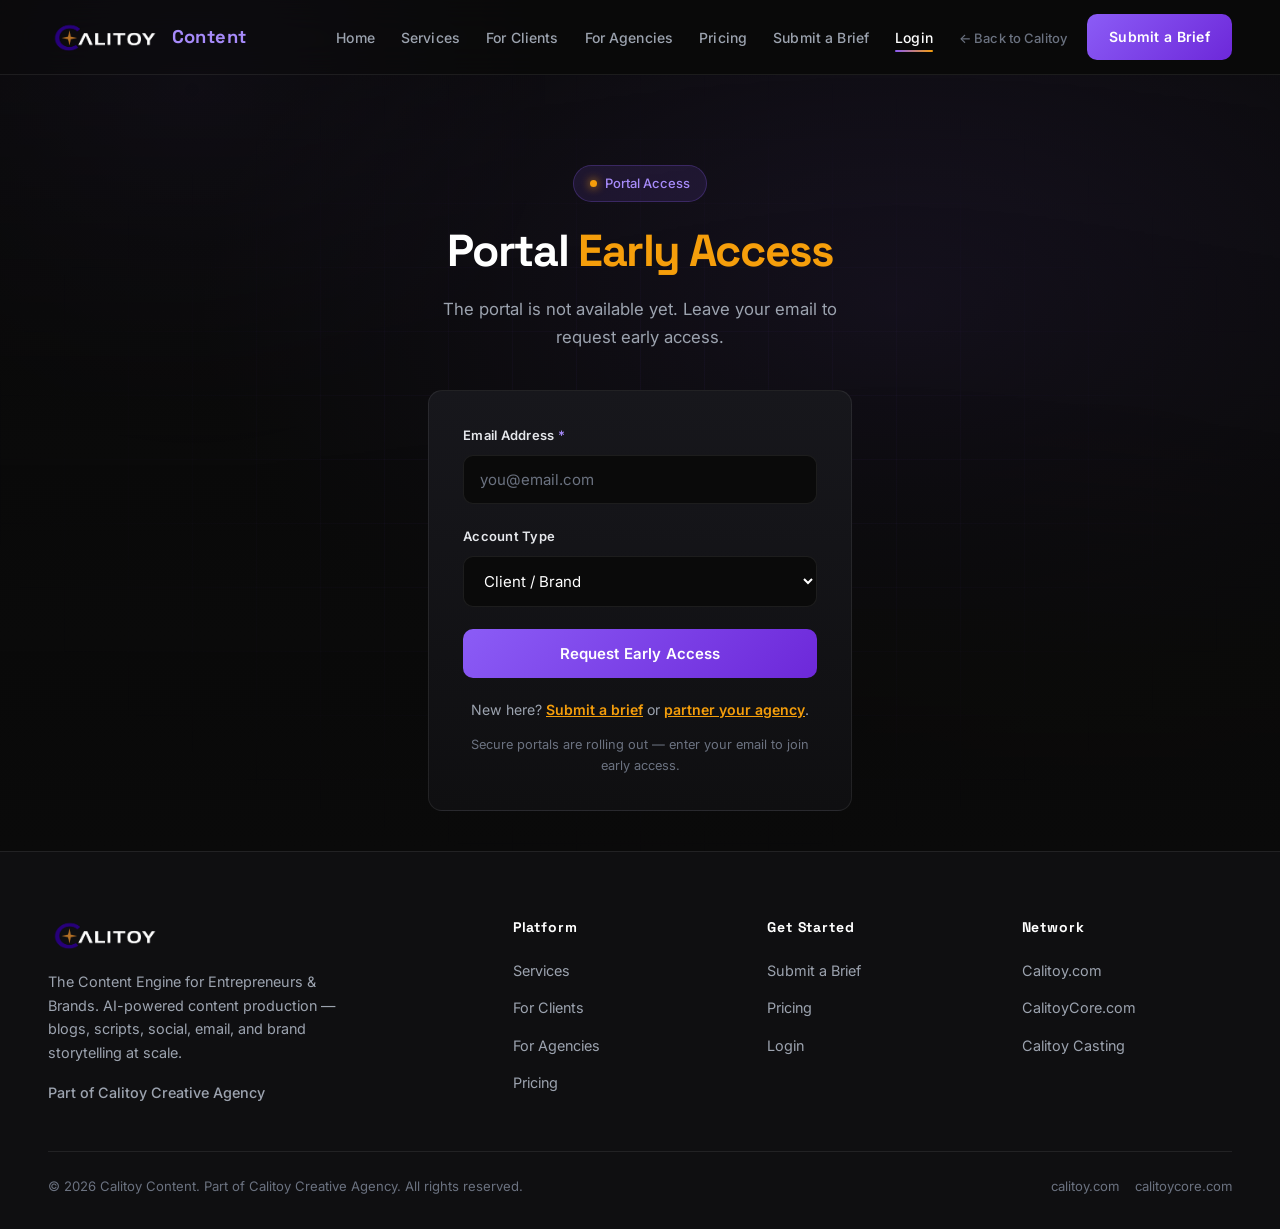
<file: login.html>
<!DOCTYPE html>
<html lang="en">
<head>
<meta charset="UTF-8">
<meta name="viewport" content="width=device-width, initial-scale=1.0">
<title>Login — Calitoy Content</title>
<meta name="description" content="The portal is not available yet. Leave your email to request early access.">
<link rel="icon" type="image/png" href="assets/calitoy-creative-logo.png">
<link rel="preconnect" href="https://fonts.googleapis.com">
<link rel="preconnect" href="https://fonts.gstatic.com" crossorigin>
<link href="https://fonts.googleapis.com/css2?family=Inter:wght@400;500;600;700&family=Space+Grotesk:wght@400;500;600;700&display=swap" rel="stylesheet">
<link rel="stylesheet" href="https://cdnjs.cloudflare.com/ajax/libs/font-awesome/6.5.1/css/all.min.css">
<link rel="stylesheet" href="styles.css">
</head>
<body>

<header>
  <div class="nav-wrap">
    <a href="index.html" class="nav-logo">
      <img src="assets/calitoy-creative-logo.png" alt="Calitoy Creative Agency">
      <span class="logo-text"><span>Content</span></span>
    </a>
    <ul class="nav-links">
      <li><a href="index.html">Home</a></li>
      <li><a href="services.html">Services</a></li>
      <li><a href="clients.html">For Clients</a></li>
      <li><a href="agencies.html">For Agencies</a></li>
      <li><a href="pricing.html">Pricing</a></li>
      <li><a href="brief.html">Submit a Brief</a></li>
      <li><a href="login.html" class="active">Login</a></li>
      <li><a href="https://calitoy.com" class="nav-back">&larr; Back to Calitoy</a></li>
    </ul>
    <a href="brief.html" class="nav-cta">Submit a Brief</a>
    <button class="hamburger" aria-label="Menu"><span></span><span></span><span></span></button>
  </div>
</header>
<div class="mobile-nav">
  <a href="index.html">Home</a>
  <a href="services.html">Services</a>
  <a href="clients.html">For Clients</a>
  <a href="agencies.html">For Agencies</a>
  <a href="pricing.html">Pricing</a>
  <a href="brief.html">Submit a Brief</a>
  <a href="login.html">Login</a>
  <a href="https://calitoy.com">&larr; Back to Calitoy</a>
  <a href="brief.html" class="nav-cta">Submit a Brief</a>
</div>

<section class="hero compact" style="min-height:78vh;">
  <div class="hero-bg" style="background-image:url('https://i.ytimg.com/vi/qVvkfsYXim0/maxresdefault.jpg')"></div>
  <div class="hero-overlay"></div>
  <div class="hero-grid"></div>
  <div class="container hero-content" style="max-width:480px;">
    <span class="hero-badge"><span class="dot"></span> Portal Access</span>
    <h1 style="font-size:clamp(2rem,5vw,2.8rem);">Portal <span class="gold">Early Access</span></h1>
    <p class="lead" style="font-size:1.05rem;">The portal is not available yet. Leave your email to request early access.</p>
    <div class="form-container" style="text-align:left;padding:34px;margin-top:8px;">
      <div class="form-message" role="status" aria-live="polite"></div>
      <form id="login-form" method="post">
        <div class="form-group">
          <label for="access-email">Email Address <span class="req">*</span></label>
          <input id="access-email" type="email" name="email" autocomplete="email" placeholder="you@email.com" required>
        </div>
        <div class="form-group">
          <label for="access-account-type">Account Type</label>
          <select id="access-account-type" name="account_type">
            <option>Client / Brand</option>
            <option>Agency</option>
            <option>Enterprise</option>
          </select>
        </div>
        <button type="submit" class="btn-primary" style="width:100%;">Request Early Access</button>
      </form>
      <p style="color:var(--gray);font-size:0.88rem;margin-top:20px;text-align:center;">
        New here? <a href="brief.html" class="gold" style="font-weight:600;">Submit a brief</a> or
        <a href="agencies.html" class="gold" style="font-weight:600;">partner your agency</a>.
      </p>
      <p style="color:var(--gray-dim);font-size:0.8rem;margin-top:12px;text-align:center;">
        Secure portals are rolling out — enter your email to join early access.
      </p>
    </div>
  </div>
</section>

<!-- FOOTER -->
<footer>
  <div class="container">
    <div class="footer-grid">
      <div class="footer-brand">
        <a href="index.html" class="nav-logo"><img src="assets/calitoy-creative-logo.png" alt="Calitoy Creative Agency" height="40"></a>
        <p>The Content Engine for Entrepreneurs &amp; Brands. AI-powered content production — blogs, scripts, social, email, and brand storytelling at scale.</p>
        <p class="footer-tagline">Part of Calitoy Creative Agency</p>
      </div>
      <div class="footer-col">
        <h4>Platform</h4>
        <ul>
          <li><a href="services.html">Services</a></li>
          <li><a href="clients.html">For Clients</a></li>
          <li><a href="agencies.html">For Agencies</a></li>
          <li><a href="pricing.html">Pricing</a></li>
        </ul>
      </div>
      <div class="footer-col">
        <h4>Get Started</h4>
        <ul>
          <li><a href="brief.html">Submit a Brief</a></li>
          <li><a href="pricing.html">Pricing</a></li>
          <li><a href="login.html">Login</a></li>
        </ul>
      </div>
      <div class="footer-col">
        <h4>Network</h4>
        <ul>
          <li><a href="https://calitoy.com" target="_blank">Calitoy.com</a></li>
          <li><a href="https://calitoycore.com" target="_blank">CalitoyCore.com</a></li>
          <li><a href="https://calitoy.com/casting" target="_blank">Calitoy Casting</a></li>
        </ul>
      </div>
    </div>
    <div class="footer-bottom">
      <p>&copy; 2026 Calitoy Content. Part of Calitoy Creative Agency. All rights reserved.</p>
      <div class="footer-network">
        <a href="https://calitoy.com" target="_blank">calitoy.com</a>
        <a href="https://calitoycore.com" target="_blank">calitoycore.com</a>
      </div>
    </div>
  </div>
</footer>

<script src="main.js"></script>
</body>
</html>
</file>
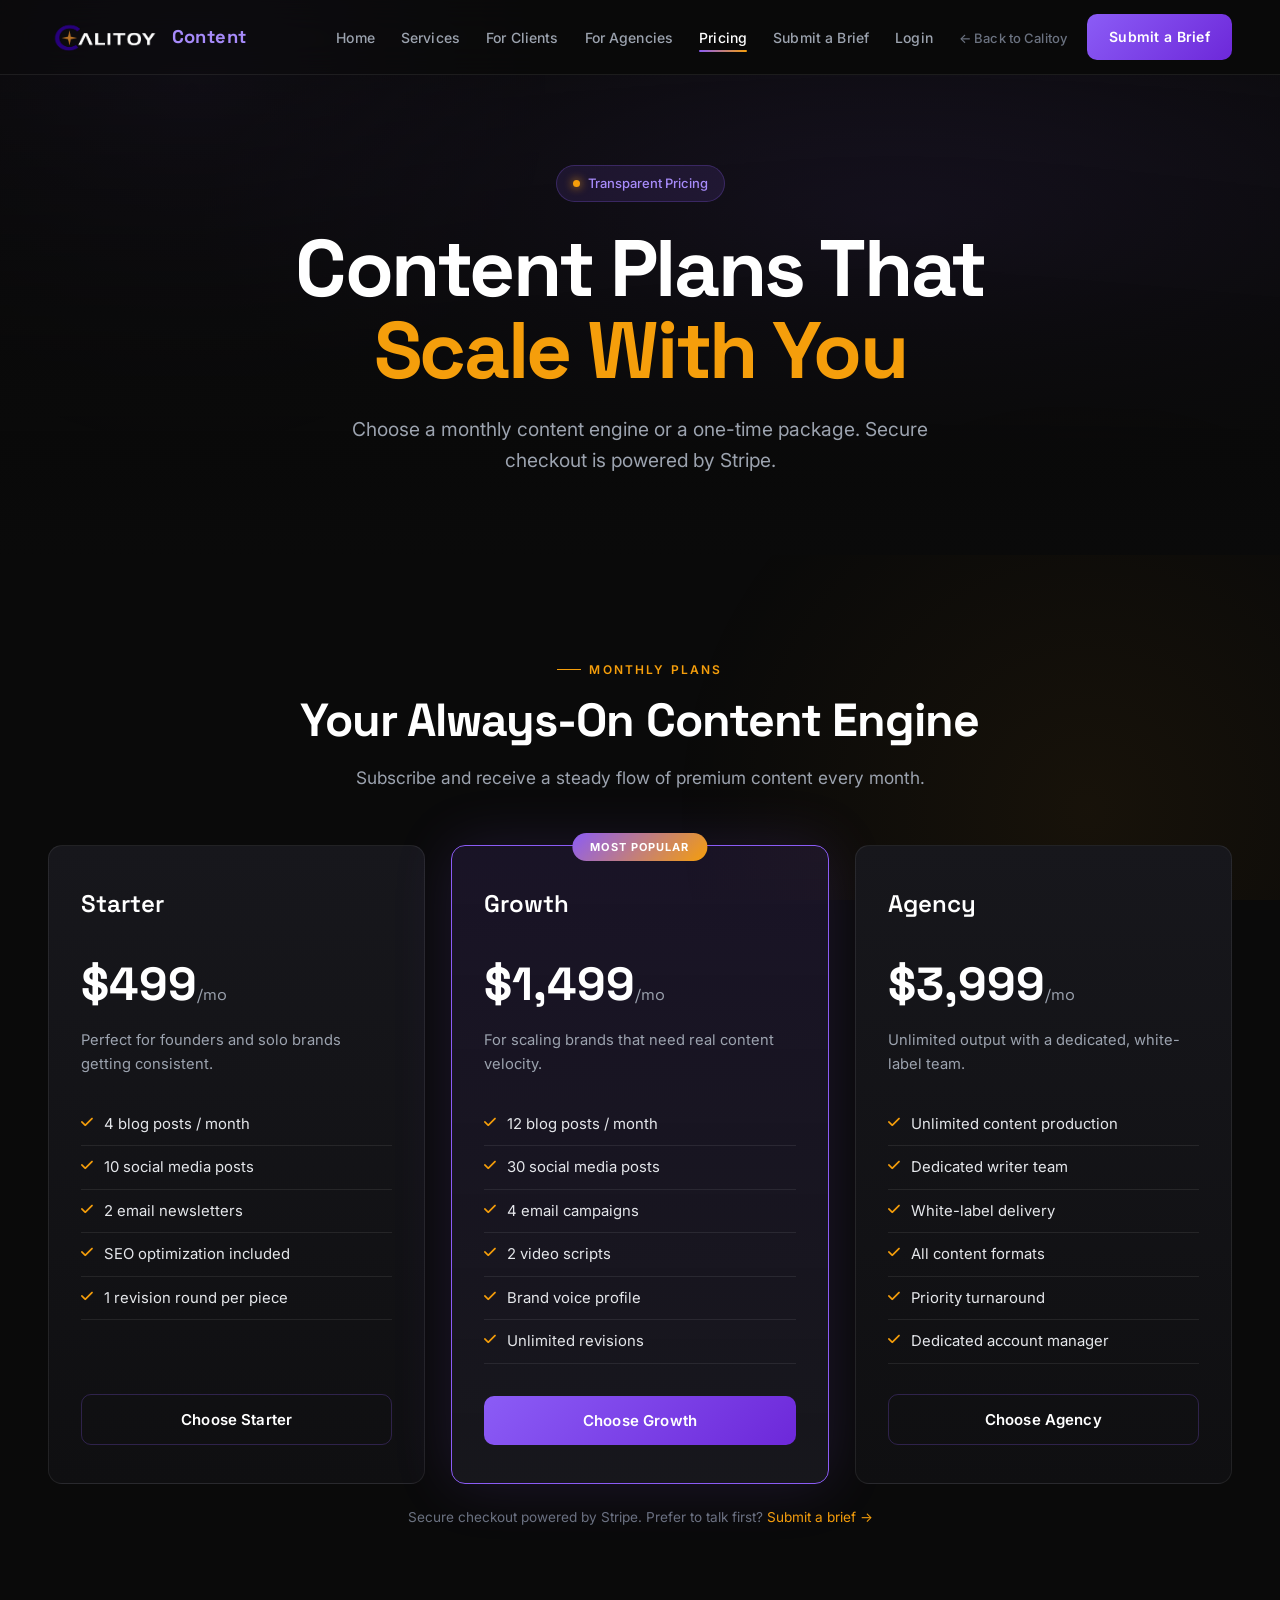
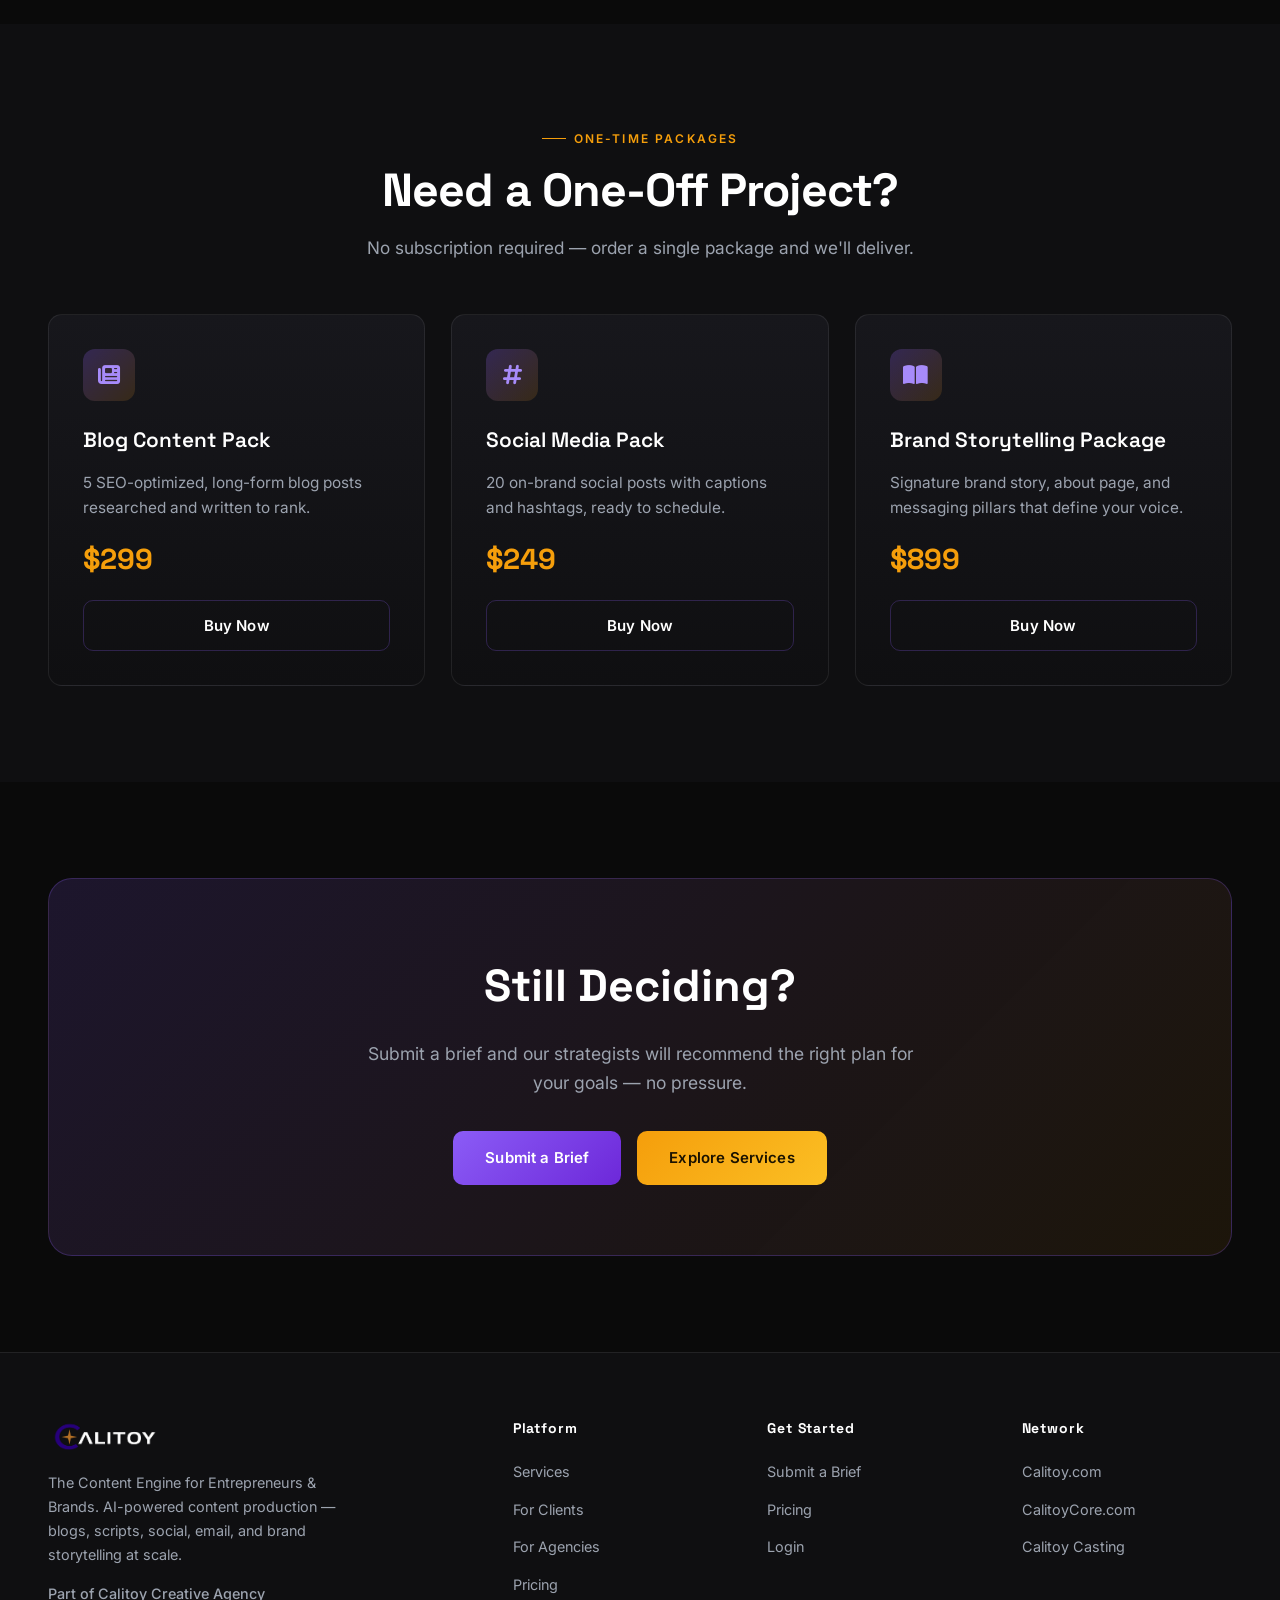
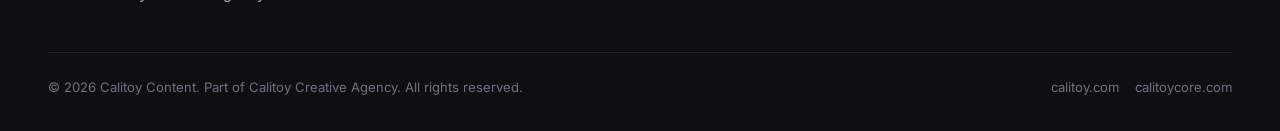
<file: pricing.html>
<!DOCTYPE html>
<html lang="en">
<head>
<meta charset="UTF-8">
<meta name="viewport" content="width=device-width, initial-scale=1.0">
<title>Pricing — Calitoy Content</title>
<meta name="description" content="Simple content production pricing: Starter, Growth, and Agency monthly plans plus one-time content packages. Secure checkout powered by Stripe.">
<link rel="preconnect" href="https://fonts.googleapis.com">
<link rel="preconnect" href="https://fonts.gstatic.com" crossorigin>
<link href="https://fonts.googleapis.com/css2?family=Inter:wght@400;500;600;700&family=Space+Grotesk:wght@400;500;600;700&display=swap" rel="stylesheet">
<link rel="stylesheet" href="https://cdnjs.cloudflare.com/ajax/libs/font-awesome/6.5.1/css/all.min.css">
<link rel="stylesheet" href="styles.css">
<link rel="icon" type="image/png" href="assets/calitoy-creative-logo.png">
</head>
<body>

<header>
  <div class="nav-wrap">
    <a href="index.html" class="nav-logo">
      <img src="assets/calitoy-creative-logo.png" alt="Calitoy Creative Agency">
      <span class="logo-text"><span>Content</span></span>
    </a>
    <ul class="nav-links">
      <li><a href="index.html">Home</a></li>
      <li><a href="services.html">Services</a></li>
      <li><a href="clients.html">For Clients</a></li>
      <li><a href="agencies.html">For Agencies</a></li>
      <li><a href="pricing.html" class="active">Pricing</a></li>
      <li><a href="brief.html">Submit a Brief</a></li>
      <li><a href="login.html">Login</a></li>
      <li><a href="https://calitoy.com" class="nav-back">&larr; Back to Calitoy</a></li>
    </ul>
    <a href="brief.html" class="nav-cta">Submit a Brief</a>
    <button class="hamburger" aria-label="Menu"><span></span><span></span><span></span></button>
  </div>
</header>
<div class="mobile-nav">
  <a href="index.html">Home</a>
  <a href="services.html">Services</a>
  <a href="clients.html">For Clients</a>
  <a href="agencies.html">For Agencies</a>
  <a href="pricing.html">Pricing</a>
  <a href="brief.html">Submit a Brief</a>
  <a href="login.html">Login</a>
  <a href="https://calitoy.com">&larr; Back to Calitoy</a>
  <a href="brief.html" class="nav-cta">Submit a Brief</a>
</div>

<section class="hero compact">
  <div class="hero-bg" style="background-image:url('https://lh7-rt.googleusercontent.com/docsz/AD_4nXeW5OUbHhZUFqtJq3oMFWWrj1A2EqTb6Y4iBzkdm_YO8ksSys07zTzVqlGeHEd58v22qYUjChuHATIit4TdNi92sn4tZ1E8dECAqYu6SzRBWJ02jvO1tNcIFS6dVPehrdw6yeyFsQ?key=WRkzVrJBydrwFdZ6LkRH03nl')"></div>
  <div class="hero-overlay"></div>
  <div class="container hero-content">
    <span class="hero-badge"><span class="dot"></span> Transparent Pricing</span>
    <h1>Content Plans That <span class="gold">Scale With You</span></h1>
    <p class="lead">Choose a monthly content engine or a one-time package. Secure checkout is powered by Stripe.</p>
  </div>
</section>

<!-- MONTHLY TIERS -->
<section>
  <div class="container">
    <div class="section-head center reveal">
      <p class="eyebrow">Monthly Plans</p>
      <h2 class="section-title">Your Always-On Content Engine</h2>
      <p class="section-subtitle">Subscribe and receive a steady flow of premium content every month.</p>
    </div>
    <div class="pricing-grid">
      <div class="pricing-card reveal">
        <h3>Starter</h3>
        <div class="pricing-price">$499<span class="period">/mo</span></div>
        <p class="pricing-desc">Perfect for founders and solo brands getting consistent.</p>
        <ul class="pricing-features">
          <li><i class="fa-solid fa-check"></i> 4 blog posts / month</li>
          <li><i class="fa-solid fa-check"></i> 10 social media posts</li>
          <li><i class="fa-solid fa-check"></i> 2 email newsletters</li>
          <li><i class="fa-solid fa-check"></i> SEO optimization included</li>
          <li><i class="fa-solid fa-check"></i> 1 revision round per piece</li>
        </ul>
        <button class="btn-secondary" onclick="calitoyCheckout('', 'Starter Content Engine (Monthly)')">Choose Starter</button>
      </div>

      <div class="pricing-card featured reveal">
        <div class="pricing-badge">Most Popular</div>
        <h3>Growth</h3>
        <div class="pricing-price">$1,499<span class="period">/mo</span></div>
        <p class="pricing-desc">For scaling brands that need real content velocity.</p>
        <ul class="pricing-features">
          <li><i class="fa-solid fa-check"></i> 12 blog posts / month</li>
          <li><i class="fa-solid fa-check"></i> 30 social media posts</li>
          <li><i class="fa-solid fa-check"></i> 4 email campaigns</li>
          <li><i class="fa-solid fa-check"></i> 2 video scripts</li>
          <li><i class="fa-solid fa-check"></i> Brand voice profile</li>
          <li><i class="fa-solid fa-check"></i> Unlimited revisions</li>
        </ul>
        <button class="btn-primary" onclick="calitoyCheckout('', 'Growth Content Engine (Monthly)')">Choose Growth</button>
      </div>

      <div class="pricing-card reveal">
        <h3>Agency</h3>
        <div class="pricing-price">$3,999<span class="period">/mo</span></div>
        <p class="pricing-desc">Unlimited output with a dedicated, white-label team.</p>
        <ul class="pricing-features">
          <li><i class="fa-solid fa-check"></i> Unlimited content production</li>
          <li><i class="fa-solid fa-check"></i> Dedicated writer team</li>
          <li><i class="fa-solid fa-check"></i> White-label delivery</li>
          <li><i class="fa-solid fa-check"></i> All content formats</li>
          <li><i class="fa-solid fa-check"></i> Priority turnaround</li>
          <li><i class="fa-solid fa-check"></i> Dedicated account manager</li>
        </ul>
        <button class="btn-secondary" onclick="calitoyCheckout('', 'Agency Content Engine (Monthly)')">Choose Agency</button>
      </div>
    </div>
    <p style="text-align:center;color:var(--gray-dim);font-size:0.85rem;margin-top:22px;">Secure checkout powered by Stripe. Prefer to talk first? <a href="brief.html" class="gold" style="text-decoration:none;">Submit a brief &rarr;</a></p>
  </div>
</section>

<!-- ONE-TIME PACKAGES -->
<section style="background: var(--bg-surface);">
  <div class="container">
    <div class="section-head center reveal">
      <p class="eyebrow">One-Time Packages</p>
      <h2 class="section-title">Need a One-Off Project?</h2>
      <p class="section-subtitle">No subscription required — order a single package and we'll deliver.</p>
    </div>
    <div class="cards-grid">
      <div class="card reveal">
        <div class="card-icon"><i class="fa-solid fa-newspaper"></i></div>
        <h3>Blog Content Pack</h3>
        <p>5 SEO-optimized, long-form blog posts researched and written to rank.</p>
        <div style="font-family:var(--font-display);font-size:1.8rem;font-weight:700;color:var(--gold);margin:16px 0;">$299</div>
        <button class="btn-secondary" style="width:100%;" onclick="calitoyCheckout('', 'Blog Content Pack (One-time)')">Buy Now</button>
      </div>
      <div class="card reveal">
        <div class="card-icon"><i class="fa-solid fa-hashtag"></i></div>
        <h3>Social Media Pack</h3>
        <p>20 on-brand social posts with captions and hashtags, ready to schedule.</p>
        <div style="font-family:var(--font-display);font-size:1.8rem;font-weight:700;color:var(--gold);margin:16px 0;">$249</div>
        <button class="btn-secondary" style="width:100%;" onclick="calitoyCheckout('', 'Social Media Pack (One-time)')">Buy Now</button>
      </div>
      <div class="card reveal">
        <div class="card-icon"><i class="fa-solid fa-book-open"></i></div>
        <h3>Brand Storytelling Package</h3>
        <p>Signature brand story, about page, and messaging pillars that define your voice.</p>
        <div style="font-family:var(--font-display);font-size:1.8rem;font-weight:700;color:var(--gold);margin:16px 0;">$899</div>
        <button class="btn-secondary" style="width:100%;" onclick="calitoyCheckout('', 'Brand Storytelling Package (One-time)')">Buy Now</button>
      </div>
    </div>
  </div>
</section>

<!-- FAQ / CTA -->
<section class="cta-section">
  <div class="container">
    <div class="cta-inner reveal">
      <h2>Still Deciding?</h2>
      <p>Submit a brief and our strategists will recommend the right plan for your goals — no pressure.</p>
      <div class="hero-cta-group">
        <a href="brief.html" class="btn-primary">Submit a Brief</a>
        <a href="services.html" class="btn-gold">Explore Services</a>
      </div>
    </div>
  </div>
</section>

<footer>
  <div class="container">
    <div class="footer-grid">
      <div class="footer-brand">
        <a href="index.html" class="nav-logo"><img src="assets/calitoy-creative-logo.png" alt="Calitoy Creative Agency" height="40"></a>
        <p>The Content Engine for Entrepreneurs &amp; Brands. AI-powered content production — blogs, scripts, social, email, and brand storytelling at scale.</p>
        <p class="footer-tagline">Part of Calitoy Creative Agency</p>
      </div>
      <div class="footer-col">
        <h4>Platform</h4>
        <ul>
          <li><a href="services.html">Services</a></li>
          <li><a href="clients.html">For Clients</a></li>
          <li><a href="agencies.html">For Agencies</a></li>
          <li><a href="pricing.html">Pricing</a></li>
        </ul>
      </div>
      <div class="footer-col">
        <h4>Get Started</h4>
        <ul>
          <li><a href="brief.html">Submit a Brief</a></li>
          <li><a href="pricing.html">Pricing</a></li>
          <li><a href="login.html">Login</a></li>
        </ul>
      </div>
      <div class="footer-col">
        <h4>Network</h4>
        <ul>
          <li><a href="https://calitoy.com" target="_blank">Calitoy.com</a></li>
          <li><a href="https://calitoycore.com" target="_blank">CalitoyCore.com</a></li>
          <li><a href="https://calitoy.com/casting" target="_blank">Calitoy Casting</a></li>
        </ul>
      </div>
    </div>
    <div class="footer-bottom">
      <p>&copy; 2026 Calitoy Content. Part of Calitoy Creative Agency. All rights reserved.</p>
      <div class="footer-network">
        <a href="https://calitoy.com" target="_blank">calitoy.com</a>
        <a href="https://calitoycore.com" target="_blank">calitoycore.com</a>
      </div>
    </div>
  </div>
</footer>

<script src="main.js"></script>
</body>
</html>
</file>
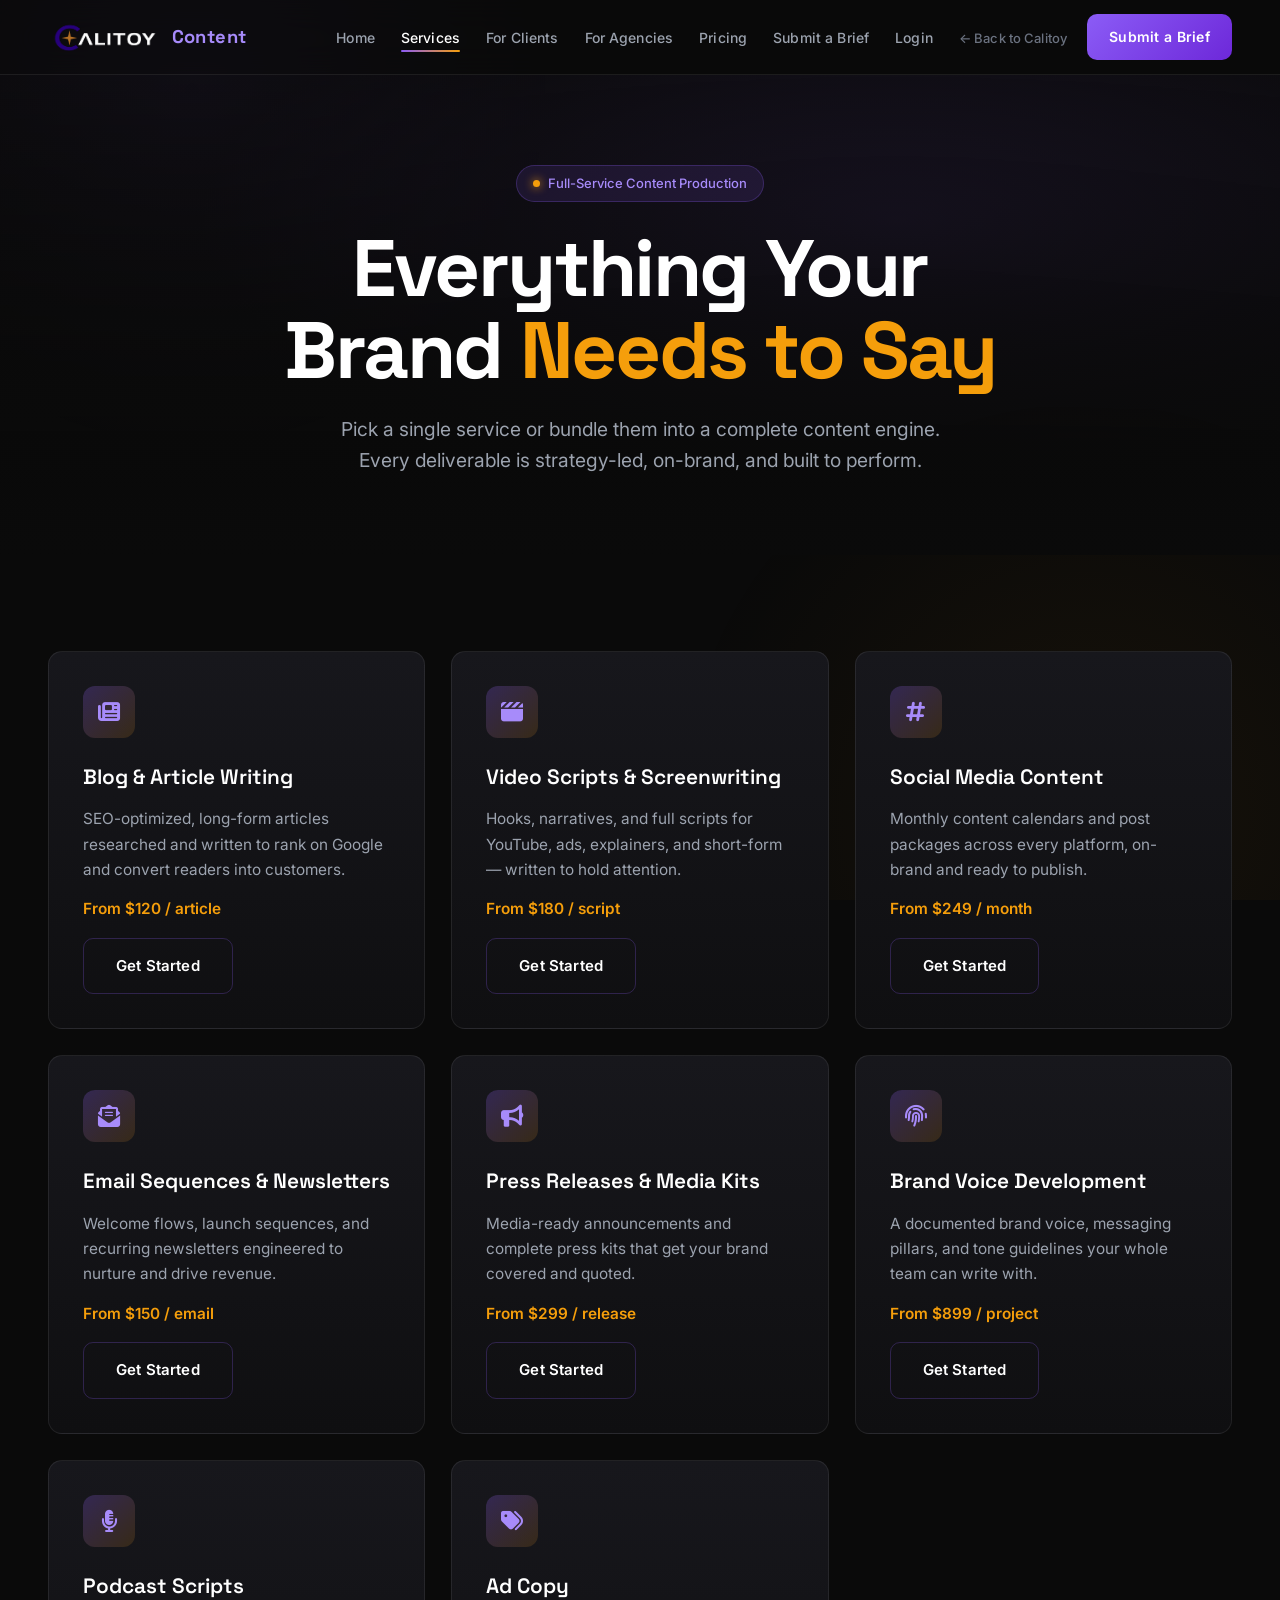
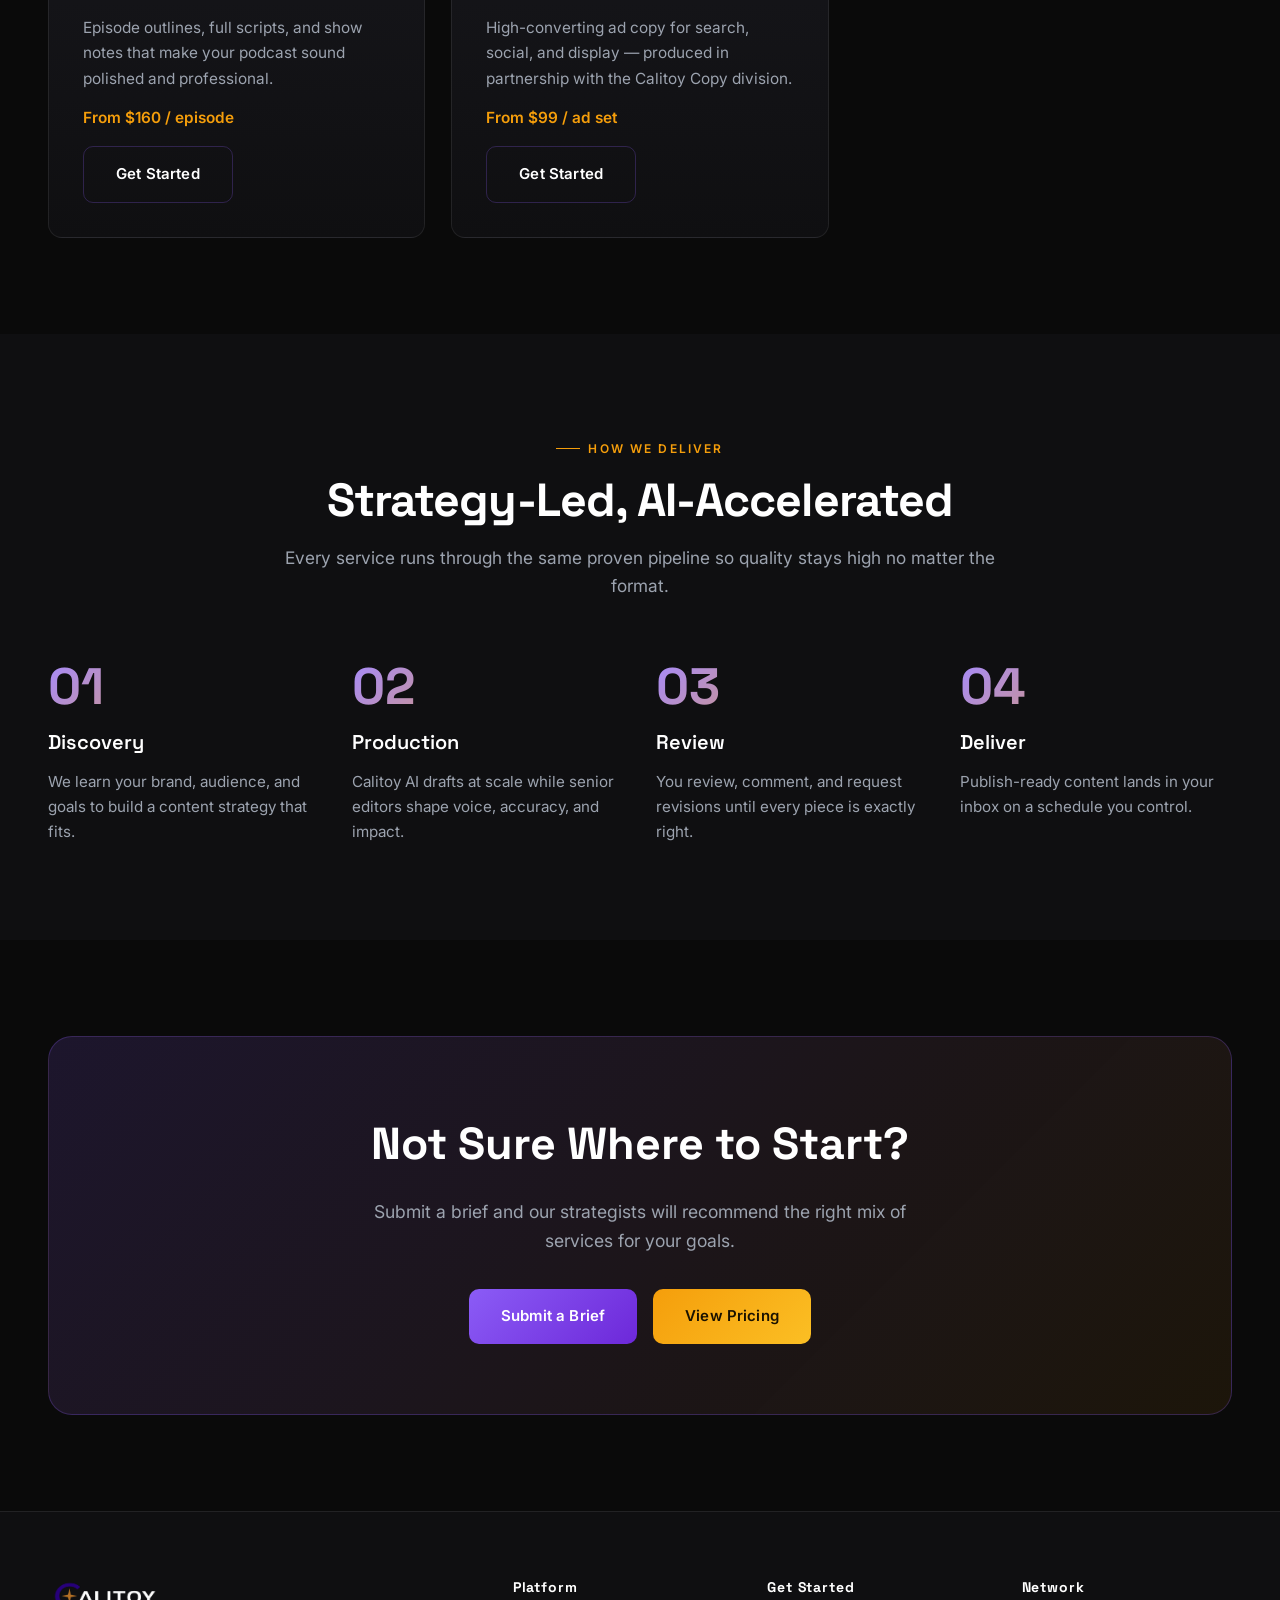
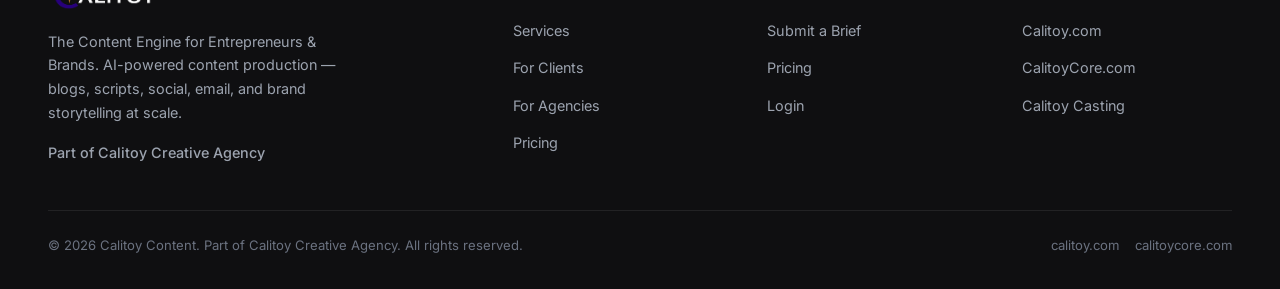
<file: services.html>
<!DOCTYPE html>
<html lang="en">
<head>
<meta charset="UTF-8">
<meta name="viewport" content="width=device-width, initial-scale=1.0">
<title>Services — Calitoy Content</title>
<meta name="description" content="Full-service content production: blog & article writing, video scripts, social media, email sequences, press releases, brand voice, podcast scripts, and ad copy.">
<link rel="preconnect" href="https://fonts.googleapis.com">
<link rel="preconnect" href="https://fonts.gstatic.com" crossorigin>
<link href="https://fonts.googleapis.com/css2?family=Inter:wght@400;500;600;700&family=Space+Grotesk:wght@400;500;600;700&display=swap" rel="stylesheet">
<link rel="stylesheet" href="https://cdnjs.cloudflare.com/ajax/libs/font-awesome/6.5.1/css/all.min.css">
<link rel="stylesheet" href="styles.css">
<link rel="icon" type="image/png" href="assets/calitoy-creative-logo.png">
</head>
<body>

<header>
  <div class="nav-wrap">
    <a href="index.html" class="nav-logo">
      <img src="assets/calitoy-creative-logo.png" alt="Calitoy Creative Agency">
      <span class="logo-text"><span>Content</span></span>
    </a>
    <ul class="nav-links">
      <li><a href="index.html">Home</a></li>
      <li><a href="services.html" class="active">Services</a></li>
      <li><a href="clients.html">For Clients</a></li>
      <li><a href="agencies.html">For Agencies</a></li>
      <li><a href="pricing.html">Pricing</a></li>
      <li><a href="brief.html">Submit a Brief</a></li>
      <li><a href="login.html">Login</a></li>
      <li><a href="https://calitoy.com" class="nav-back">&larr; Back to Calitoy</a></li>
    </ul>
    <a href="brief.html" class="nav-cta">Submit a Brief</a>
    <button class="hamburger" aria-label="Menu"><span></span><span></span><span></span></button>
  </div>
</header>
<div class="mobile-nav">
  <a href="index.html">Home</a>
  <a href="services.html">Services</a>
  <a href="clients.html">For Clients</a>
  <a href="agencies.html">For Agencies</a>
  <a href="pricing.html">Pricing</a>
  <a href="brief.html">Submit a Brief</a>
  <a href="login.html">Login</a>
  <a href="https://calitoy.com">&larr; Back to Calitoy</a>
  <a href="brief.html" class="nav-cta">Submit a Brief</a>
</div>

<section class="hero compact">
  <div class="hero-bg" style="background-image:url('https://images.pexels.com/photos/5124844/pexels-photo-5124844.jpeg?cs=srgb&dl=pexels-cottonbro-5124844.jpg&fm=jpg')"></div>
  <div class="hero-overlay"></div>
  <div class="container hero-content">
    <span class="hero-badge"><span class="dot"></span> Full-Service Content Production</span>
    <h1>Everything Your Brand <span class="gold">Needs to Say</span></h1>
    <p class="lead">Pick a single service or bundle them into a complete content engine. Every deliverable is strategy-led, on-brand, and built to perform.</p>
  </div>
</section>

<section>
  <div class="container">
    <div class="cards-grid">
      <div class="card reveal">
        <div class="card-icon"><i class="fa-solid fa-newspaper"></i></div>
        <h3>Blog &amp; Article Writing</h3>
        <p>SEO-optimized, long-form articles researched and written to rank on Google and convert readers into customers.</p>
        <p style="margin-top:14px;color:var(--gold);font-weight:600;">From $120 / article</p>
        <p style="margin-top:16px;"><a href="brief.html" class="btn-secondary">Get Started</a></p>
      </div>
      <div class="card reveal">
        <div class="card-icon"><i class="fa-solid fa-clapperboard"></i></div>
        <h3>Video Scripts &amp; Screenwriting</h3>
        <p>Hooks, narratives, and full scripts for YouTube, ads, explainers, and short-form — written to hold attention.</p>
        <p style="margin-top:14px;color:var(--gold);font-weight:600;">From $180 / script</p>
        <p style="margin-top:16px;"><a href="brief.html" class="btn-secondary">Get Started</a></p>
      </div>
      <div class="card reveal">
        <div class="card-icon"><i class="fa-solid fa-hashtag"></i></div>
        <h3>Social Media Content</h3>
        <p>Monthly content calendars and post packages across every platform, on-brand and ready to publish.</p>
        <p style="margin-top:14px;color:var(--gold);font-weight:600;">From $249 / month</p>
        <p style="margin-top:16px;"><a href="brief.html" class="btn-secondary">Get Started</a></p>
      </div>
      <div class="card reveal">
        <div class="card-icon"><i class="fa-solid fa-envelope-open-text"></i></div>
        <h3>Email Sequences &amp; Newsletters</h3>
        <p>Welcome flows, launch sequences, and recurring newsletters engineered to nurture and drive revenue.</p>
        <p style="margin-top:14px;color:var(--gold);font-weight:600;">From $150 / email</p>
        <p style="margin-top:16px;"><a href="brief.html" class="btn-secondary">Get Started</a></p>
      </div>
      <div class="card reveal">
        <div class="card-icon"><i class="fa-solid fa-bullhorn"></i></div>
        <h3>Press Releases &amp; Media Kits</h3>
        <p>Media-ready announcements and complete press kits that get your brand covered and quoted.</p>
        <p style="margin-top:14px;color:var(--gold);font-weight:600;">From $299 / release</p>
        <p style="margin-top:16px;"><a href="brief.html" class="btn-secondary">Get Started</a></p>
      </div>
      <div class="card reveal">
        <div class="card-icon"><i class="fa-solid fa-fingerprint"></i></div>
        <h3>Brand Voice Development</h3>
        <p>A documented brand voice, messaging pillars, and tone guidelines your whole team can write with.</p>
        <p style="margin-top:14px;color:var(--gold);font-weight:600;">From $899 / project</p>
        <p style="margin-top:16px;"><a href="brief.html" class="btn-secondary">Get Started</a></p>
      </div>
      <div class="card reveal">
        <div class="card-icon"><i class="fa-solid fa-microphone-lines"></i></div>
        <h3>Podcast Scripts</h3>
        <p>Episode outlines, full scripts, and show notes that make your podcast sound polished and professional.</p>
        <p style="margin-top:14px;color:var(--gold);font-weight:600;">From $160 / episode</p>
        <p style="margin-top:16px;"><a href="brief.html" class="btn-secondary">Get Started</a></p>
      </div>
      <div class="card reveal">
        <div class="card-icon"><i class="fa-solid fa-tags"></i></div>
        <h3>Ad Copy</h3>
        <p>High-converting ad copy for search, social, and display &mdash; produced in partnership with the Calitoy Copy division.</p>
        <p style="margin-top:14px;color:var(--gold);font-weight:600;">From $99 / ad set</p>
        <p style="margin-top:16px;"><a href="brief.html" class="btn-secondary">Get Started</a></p>
      </div>
    </div>
  </div>
</section>

<!-- PROCESS -->
<section style="background: var(--bg-surface);">
  <div class="container">
    <div class="section-head center reveal">
      <p class="eyebrow">How We Deliver</p>
      <h2 class="section-title">Strategy-Led, AI-Accelerated</h2>
      <p class="section-subtitle">Every service runs through the same proven pipeline so quality stays high no matter the format.</p>
    </div>
    <div class="steps-grid">
      <div class="step reveal"><div class="step-number">01</div><h3>Discovery</h3><p>We learn your brand, audience, and goals to build a content strategy that fits.</p></div>
      <div class="step reveal"><div class="step-number">02</div><h3>Production</h3><p>Calitoy AI drafts at scale while senior editors shape voice, accuracy, and impact.</p></div>
      <div class="step reveal"><div class="step-number">03</div><h3>Review</h3><p>You review, comment, and request revisions until every piece is exactly right.</p></div>
      <div class="step reveal"><div class="step-number">04</div><h3>Deliver</h3><p>Publish-ready content lands in your inbox on a schedule you control.</p></div>
    </div>
  </div>
</section>

<!-- CTA -->
<section class="cta-section">
  <div class="container">
    <div class="cta-inner reveal">
      <h2>Not Sure Where to Start?</h2>
      <p>Submit a brief and our strategists will recommend the right mix of services for your goals.</p>
      <div class="hero-cta-group">
        <a href="brief.html" class="btn-primary">Submit a Brief</a>
        <a href="pricing.html" class="btn-gold">View Pricing</a>
      </div>
    </div>
  </div>
</section>

<footer>
  <div class="container">
    <div class="footer-grid">
      <div class="footer-brand">
        <a href="index.html" class="nav-logo"><img src="assets/calitoy-creative-logo.png" alt="Calitoy Creative Agency" height="40"></a>
        <p>The Content Engine for Entrepreneurs &amp; Brands. AI-powered content production — blogs, scripts, social, email, and brand storytelling at scale.</p>
        <p class="footer-tagline">Part of Calitoy Creative Agency</p>
      </div>
      <div class="footer-col">
        <h4>Platform</h4>
        <ul>
          <li><a href="services.html">Services</a></li>
          <li><a href="clients.html">For Clients</a></li>
          <li><a href="agencies.html">For Agencies</a></li>
          <li><a href="pricing.html">Pricing</a></li>
        </ul>
      </div>
      <div class="footer-col">
        <h4>Get Started</h4>
        <ul>
          <li><a href="brief.html">Submit a Brief</a></li>
          <li><a href="pricing.html">Pricing</a></li>
          <li><a href="login.html">Login</a></li>
        </ul>
      </div>
      <div class="footer-col">
        <h4>Network</h4>
        <ul>
          <li><a href="https://calitoy.com" target="_blank">Calitoy.com</a></li>
          <li><a href="https://calitoycore.com" target="_blank">CalitoyCore.com</a></li>
          <li><a href="https://calitoy.com/casting" target="_blank">Calitoy Casting</a></li>
        </ul>
      </div>
    </div>
    <div class="footer-bottom">
      <p>&copy; 2026 Calitoy Content. Part of Calitoy Creative Agency. All rights reserved.</p>
      <div class="footer-network">
        <a href="https://calitoy.com" target="_blank">calitoy.com</a>
        <a href="https://calitoycore.com" target="_blank">calitoycore.com</a>
      </div>
    </div>
  </div>
</footer>

<script src="main.js"></script>
</body>
</html>
</file>
<file: styles.css>
/* ============================================================
   CALITOY CONTENT — The Content Engine
   Premium dark content studio UI
   ============================================================ */
:root {
  --bg-base: #0A0A0A;
  --bg-surface: #0F0F11;
  --bg-elev: #141418;
  --bg-card: #17171C;
  --bg-card-2: #1C1C22;

  --purple: #8B5CF6;
  --purple-light: #A78BFA;
  --purple-dark: #6D28D9;
  --gold: #F59E0B;
  --gold-light: #FBBF24;

  --white: #FFFFFF;
  --text: #E5E7EB;
  --gray: #9CA3AF;
  --gray-dim: #6B7280;
  --line: rgba(255,255,255,0.08);
  --line-purple: rgba(139,92,246,0.25);

  --font-sans: 'Inter', system-ui, -apple-system, sans-serif;
  --font-display: 'Space Grotesk', 'Inter', sans-serif;
  --max-width: 1240px;
  --radius: 14px;
  --radius-sm: 10px;
  --shadow-purple: 0 10px 40px rgba(139,92,246,0.35);
  --shadow-card: 0 20px 50px rgba(0,0,0,0.5);
}

* { margin: 0; padding: 0; box-sizing: border-box; }
html { scroll-behavior: smooth; }

body {
  font-family: var(--font-sans);
  background: var(--bg-base);
  color: var(--text);
  line-height: 1.65;
  overflow-x: hidden;
  -webkit-font-smoothing: antialiased;
}

a { color: inherit; }
img { max-width: 100%; }

/* ---------- Ambient background glow ---------- */
body::before {
  content: '';
  position: fixed;
  inset: 0;
  background:
    radial-gradient(600px circle at 15% 10%, rgba(139,92,246,0.10), transparent 60%),
    radial-gradient(700px circle at 85% 90%, rgba(245,158,11,0.06), transparent 60%);
  pointer-events: none;
  z-index: 0;
}
body > * { position: relative; z-index: 1; }

/* ============================================================
   HEADER / NAV
   ============================================================ */
header {
  position: sticky;
  top: 0;
  z-index: 1000;
  background: rgba(10,10,10,0.72);
  backdrop-filter: blur(16px);
  -webkit-backdrop-filter: blur(16px);
  border-bottom: 1px solid var(--line);
}
.nav-wrap {
  max-width: var(--max-width);
  margin: 0 auto;
  display: flex;
  align-items: center;
  justify-content: space-between;
  padding: 0 28px;
  height: 74px;
  gap: 20px;
}
.nav-logo {
  display: flex;
  align-items: center;
  gap: 10px;
  text-decoration: none;
  color: var(--white);
  flex-shrink: 0;
}
.nav-logo img { height: 38px; width: auto; }
.nav-logo .logo-text {
  font-family: var(--font-display);
  font-weight: 700;
  font-size: 1.15rem;
  letter-spacing: 0.02em;
}
.nav-logo .logo-text span { color: var(--purple-light); }

.nav-links {
  display: flex;
  align-items: center;
  gap: 26px;
  list-style: none;
  margin-left: auto;
}
.nav-links a {
  color: var(--gray);
  text-decoration: none;
  font-size: 14px;
  font-weight: 500;
  letter-spacing: 0.01em;
  transition: color 0.2s;
  position: relative;
}
.nav-links a::after {
  content: '';
  position: absolute;
  left: 0; bottom: -6px;
  width: 0; height: 2px;
  background: linear-gradient(90deg, var(--purple), var(--gold));
  transition: width 0.25s;
  border-radius: 2px;
}
.nav-links a:hover, .nav-links a.active { color: var(--white); }
.nav-links a:hover::after, .nav-links a.active::after { width: 100%; }

.nav-back {
  color: var(--gray-dim) !important;
  font-size: 13px !important;
}
.nav-back:hover { color: var(--gold) !important; }

.nav-cta {
  background: linear-gradient(135deg, var(--purple), var(--purple-dark));
  color: var(--white);
  padding: 11px 22px;
  border-radius: var(--radius-sm);
  text-decoration: none;
  font-size: 14px;
  font-weight: 600;
  letter-spacing: 0.02em;
  transition: transform 0.15s, box-shadow 0.2s;
  white-space: nowrap;
  flex-shrink: 0;
}
.nav-cta:hover {
  transform: translateY(-2px);
  box-shadow: var(--shadow-purple);
}

.hamburger {
  display: none;
  flex-direction: column;
  gap: 5px;
  background: none;
  border: none;
  cursor: pointer;
  padding: 6px;
}
.hamburger span {
  width: 26px; height: 2px;
  background: var(--purple-light);
  border-radius: 2px;
  transition: all 0.3s;
}
.hamburger.active span:nth-child(1) { transform: rotate(45deg) translate(5px, 5px); }
.hamburger.active span:nth-child(2) { opacity: 0; }
.hamburger.active span:nth-child(3) { transform: rotate(-45deg) translate(5px, -5px); }

.mobile-nav {
  display: none;
  position: fixed;
  top: 74px; left: 0; right: 0;
  background: var(--bg-surface);
  border-bottom: 1px solid var(--line);
  padding: 20px 28px;
  z-index: 999;
}
.mobile-nav.active { display: flex; flex-direction: column; gap: 4px; }
.mobile-nav a {
  color: var(--text);
  text-decoration: none;
  font-size: 16px;
  font-weight: 500;
  padding: 12px 0;
  border-bottom: 1px solid var(--line);
}
.mobile-nav a:hover { color: var(--purple-light); }
.mobile-nav .nav-cta { text-align: center; margin-top: 12px; border: none; }

/* ============================================================
   LAYOUT
   ============================================================ */
.container { max-width: var(--max-width); margin: 0 auto; padding: 0 28px; }
section { padding: 96px 0; }

.section-head { max-width: 720px; margin-bottom: 52px; }
.section-head.center { margin-left: auto; margin-right: auto; text-align: center; }

.eyebrow {
  display: inline-flex;
  align-items: center;
  gap: 8px;
  font-size: 12px;
  font-weight: 600;
  letter-spacing: 0.18em;
  text-transform: uppercase;
  color: var(--gold);
  margin-bottom: 16px;
}
.eyebrow::before {
  content: '';
  width: 24px; height: 1px;
  background: var(--gold);
}
.section-head.center .eyebrow { justify-content: center; }

.section-title {
  font-family: var(--font-display);
  font-size: clamp(2rem, 4vw, 2.9rem);
  font-weight: 700;
  letter-spacing: -0.02em;
  line-height: 1.1;
  margin-bottom: 18px;
  color: var(--white);
}
.section-subtitle { font-size: 1.08rem; color: var(--gray); }
.gold { color: var(--gold); }
.purple { color: var(--purple-light); }

/* ============================================================
   BUTTONS
   ============================================================ */
.btn-primary, .btn-secondary, .btn-gold {
  display: inline-flex;
  align-items: center;
  justify-content: center;
  gap: 10px;
  padding: 15px 32px;
  border-radius: var(--radius-sm);
  text-decoration: none;
  font-size: 15px;
  font-weight: 600;
  letter-spacing: 0.01em;
  border: none;
  cursor: pointer;
  font-family: var(--font-sans);
  transition: transform 0.15s, box-shadow 0.2s, background 0.2s;
}
.btn-primary {
  background: linear-gradient(135deg, var(--purple), var(--purple-dark));
  color: var(--white);
}
.btn-primary:hover { transform: translateY(-2px); box-shadow: var(--shadow-purple); }
.btn-gold {
  background: linear-gradient(135deg, var(--gold), var(--gold-light));
  color: #1a1200;
}
.btn-gold:hover { transform: translateY(-2px); box-shadow: 0 10px 40px rgba(245,158,11,0.35); }
.btn-secondary {
  background: transparent;
  color: var(--white);
  border: 1px solid var(--line-purple);
}
.btn-secondary:hover { background: rgba(139,92,246,0.1); border-color: var(--purple); }

/* ============================================================
   HERO
   ============================================================ */
.hero {
  position: relative;
  min-height: 92vh;
  display: flex;
  align-items: center;
  padding: 90px 0 70px;
  overflow: hidden;
}
.hero.compact { min-height: auto; padding: 90px 0 40px; text-align: center; }
.hero.compact .hero-content { max-width: 780px; margin: 0 auto; }

.hero-bg {
  position: absolute; inset: 0;
  background-size: cover;
  background-position: center;
  opacity: 0.28;
  z-index: 0;
  filter: grayscale(30%) contrast(1.1);
}
.hero-overlay {
  position: absolute; inset: 0;
  background:
    linear-gradient(180deg, rgba(10,10,10,0.55) 0%, rgba(10,10,10,0.85) 60%, var(--bg-base) 100%),
    radial-gradient(ellipse at 70% 30%, rgba(139,92,246,0.25), transparent 55%);
  z-index: 0;
}
.hero-grid {
  position: absolute; inset: 0;
  background-image:
    linear-gradient(rgba(139,92,246,0.05) 1px, transparent 1px),
    linear-gradient(90deg, rgba(139,92,246,0.05) 1px, transparent 1px);
  background-size: 64px 64px;
  mask-image: radial-gradient(ellipse at center, black, transparent 75%);
  z-index: 0;
}
.hero-content { position: relative; z-index: 1; max-width: 760px; }

.hero-badge {
  display: inline-flex;
  align-items: center;
  gap: 8px;
  background: rgba(139,92,246,0.12);
  border: 1px solid var(--line-purple);
  color: var(--purple-light);
  padding: 7px 16px;
  border-radius: 30px;
  font-size: 13px;
  font-weight: 500;
  margin-bottom: 26px;
}
.hero-badge .dot {
  width: 7px; height: 7px; border-radius: 50%;
  background: var(--gold);
  box-shadow: 0 0 10px var(--gold);
}
.hero h1 {
  font-family: var(--font-display);
  font-size: clamp(2.6rem, 6.5vw, 5rem);
  font-weight: 700;
  line-height: 1.02;
  letter-spacing: -0.03em;
  margin-bottom: 22px;
  color: var(--white);
}
.hero .subtitle {
  font-family: var(--font-display);
  font-size: clamp(1.1rem, 2.2vw, 1.5rem);
  font-weight: 500;
  color: var(--purple-light);
  margin-bottom: 20px;
}
.hero p.lead {
  font-size: 1.2rem;
  color: var(--gray);
  margin-bottom: 38px;
  max-width: 600px;
}
.hero.compact p.lead { margin-left: auto; margin-right: auto; }
.hero-cta-group { display: flex; gap: 16px; flex-wrap: wrap; }
.hero.compact .hero-cta-group { justify-content: center; }

/* ---------- Hero stats ---------- */
.hero-stats {
  display: flex;
  gap: 48px;
  margin-top: 60px;
  flex-wrap: wrap;
}
.hero-stat .num {
  font-family: var(--font-display);
  font-size: 2.4rem;
  font-weight: 700;
  color: var(--white);
  line-height: 1;
}
.hero-stat .num .gold { background: linear-gradient(135deg, var(--gold), var(--gold-light)); -webkit-background-clip: text; background-clip: text; -webkit-text-fill-color: transparent; }
.hero-stat .lbl {
  font-size: 0.85rem;
  color: var(--gray);
  margin-top: 8px;
  letter-spacing: 0.02em;
}

/* ============================================================
   CARDS GRID
   ============================================================ */
.cards-grid {
  display: grid;
  grid-template-columns: repeat(auto-fit, minmax(280px, 1fr));
  gap: 26px;
}
.card {
  position: relative;
  background: linear-gradient(180deg, var(--bg-card), var(--bg-surface));
  border: 1px solid var(--line);
  border-radius: var(--radius);
  padding: 34px;
  transition: transform 0.25s, border-color 0.25s, box-shadow 0.25s;
  overflow: hidden;
}
.card::before {
  content: '';
  position: absolute;
  inset: 0;
  border-radius: var(--radius);
  padding: 1px;
  background: linear-gradient(135deg, var(--purple), var(--gold));
  -webkit-mask: linear-gradient(#fff 0 0) content-box, linear-gradient(#fff 0 0);
  -webkit-mask-composite: xor;
  mask-composite: exclude;
  opacity: 0;
  transition: opacity 0.25s;
}
.card:hover { transform: translateY(-6px); box-shadow: var(--shadow-card); }
.card:hover::before { opacity: 1; }
.card-icon {
  width: 52px; height: 52px;
  border-radius: 12px;
  background: linear-gradient(135deg, rgba(139,92,246,0.25), rgba(245,158,11,0.15));
  display: flex; align-items: center; justify-content: center;
  font-size: 22px;
  color: var(--purple-light);
  margin-bottom: 22px;
}
.card h3 {
  font-family: var(--font-display);
  font-size: 1.3rem;
  font-weight: 600;
  margin-bottom: 12px;
  color: var(--white);
}
.card p { color: var(--gray); font-size: 0.96rem; }

/* ============================================================
   STEPS
   ============================================================ */
.steps-grid {
  display: grid;
  grid-template-columns: repeat(auto-fit, minmax(230px, 1fr));
  gap: 32px;
}
.step { position: relative; padding-top: 8px; }
.step-number {
  font-family: var(--font-display);
  font-size: 3.2rem;
  font-weight: 700;
  background: linear-gradient(135deg, var(--purple-light), var(--gold));
  -webkit-background-clip: text; background-clip: text;
  -webkit-text-fill-color: transparent;
  margin-bottom: 14px;
  line-height: 1;
}
.step h3 { font-family: var(--font-display); font-size: 1.25rem; font-weight: 600; margin-bottom: 10px; color: var(--white); }
.step p { color: var(--gray); font-size: 0.95rem; }

/* ---- inline 3-step flow ---- */
.flow {
  display: flex;
  align-items: stretch;
  gap: 0;
  flex-wrap: wrap;
}
.flow-item {
  flex: 1;
  min-width: 200px;
  background: var(--bg-card);
  border: 1px solid var(--line);
  border-radius: var(--radius);
  padding: 30px;
  text-align: center;
  position: relative;
  margin: 8px;
}
.flow-item .flow-icon {
  width: 60px; height: 60px; margin: 0 auto 16px;
  border-radius: 50%;
  background: linear-gradient(135deg, var(--purple), var(--purple-dark));
  display: flex; align-items: center; justify-content: center;
  font-size: 24px; color: var(--white);
}
.flow-item h3 { font-family: var(--font-display); font-size: 1.2rem; margin-bottom: 8px; color: var(--white); }
.flow-item p { color: var(--gray); font-size: 0.92rem; }

/* ============================================================
   PRICING
   ============================================================ */
.pricing-grid {
  display: grid;
  grid-template-columns: repeat(auto-fit, minmax(300px, 1fr));
  gap: 26px;
  align-items: stretch;
}
.pricing-card {
  position: relative;
  background: linear-gradient(180deg, var(--bg-card), var(--bg-surface));
  border: 1px solid var(--line);
  border-radius: var(--radius);
  padding: 38px 32px;
  display: flex;
  flex-direction: column;
  transition: transform 0.25s, border-color 0.25s, box-shadow 0.25s;
}
.pricing-card:hover { transform: translateY(-6px); border-color: var(--line-purple); box-shadow: var(--shadow-card); }
.pricing-card.featured {
  border-color: var(--purple);
  background: linear-gradient(180deg, rgba(139,92,246,0.12), var(--bg-card));
  box-shadow: 0 0 60px rgba(139,92,246,0.15);
}
.pricing-badge {
  position: absolute;
  top: -13px; left: 50%;
  transform: translateX(-50%);
  background: linear-gradient(135deg, var(--purple), var(--gold));
  color: var(--white);
  font-size: 11px;
  font-weight: 700;
  letter-spacing: 0.1em;
  text-transform: uppercase;
  padding: 5px 18px;
  border-radius: 20px;
  white-space: nowrap;
}
.pricing-card h3 { font-family: var(--font-display); font-size: 1.5rem; font-weight: 600; margin-bottom: 8px; color: var(--white); }
.pricing-price {
  font-family: var(--font-display);
  font-size: 2.9rem;
  font-weight: 700;
  color: var(--white);
  margin: 14px 0 6px;
}
.pricing-price .period { font-size: 1rem; color: var(--gray); font-weight: 400; }
.pricing-desc { color: var(--gray); font-size: 0.92rem; margin-bottom: 26px; }
.pricing-features { list-style: none; margin-bottom: 30px; flex-grow: 1; }
.pricing-features li {
  padding: 9px 0;
  color: var(--text);
  font-size: 0.93rem;
  border-bottom: 1px solid var(--line);
  display: flex; align-items: flex-start; gap: 11px;
}
.pricing-features li i { color: var(--gold); margin-top: 4px; flex-shrink: 0; font-size: 0.85rem; }
.pricing-card .btn-primary, .pricing-card .btn-gold, .pricing-card .btn-secondary { width: 100%; }

/* ============================================================
   FORMS
   ============================================================ */
.form-container {
  max-width: 780px;
  margin: 0 auto;
  background: linear-gradient(180deg, var(--bg-card), var(--bg-surface));
  border: 1px solid var(--line);
  border-radius: var(--radius);
  padding: 44px;
}
.form-group { margin-bottom: 22px; }
.form-group label {
  display: block;
  font-size: 13px;
  font-weight: 600;
  letter-spacing: 0.02em;
  color: var(--text);
  margin-bottom: 9px;
}
.form-group label .req { color: var(--purple-light); }
.form-group input,
.form-group select,
.form-group textarea {
  width: 100%;
  background: var(--bg-base);
  border: 1px solid var(--line);
  border-radius: var(--radius-sm);
  padding: 14px 16px;
  color: var(--white);
  font-size: 15px;
  font-family: var(--font-sans);
  transition: border-color 0.2s, box-shadow 0.2s;
}
.form-group input::placeholder, .form-group textarea::placeholder { color: var(--gray-dim); }
.form-group input:focus,
.form-group select:focus,
.form-group textarea:focus {
  outline: none;
  border-color: var(--purple);
  box-shadow: 0 0 0 3px rgba(139,92,246,0.15);
}
.form-group textarea { min-height: 130px; resize: vertical; }
.form-row { display: grid; grid-template-columns: 1fr 1fr; gap: 20px; }
.form-row.three { grid-template-columns: 1fr 1fr 1fr; }

.checkbox-grid {
  display: grid;
  grid-template-columns: repeat(auto-fill, minmax(160px, 1fr));
  gap: 12px;
}
.checkbox-item {
  display: flex;
  align-items: center;
  gap: 10px;
  background: var(--bg-base);
  border: 1px solid var(--line);
  border-radius: var(--radius-sm);
  padding: 12px 14px;
  cursor: pointer;
  transition: border-color 0.2s, background 0.2s;
  font-size: 14px;
}
.checkbox-item:hover { border-color: var(--line-purple); }
.checkbox-item input { width: auto; accent-color: var(--purple); }
.checkbox-item.checked { border-color: var(--purple); background: rgba(139,92,246,0.08); }

.form-message {
  padding: 16px 20px;
  border-radius: var(--radius-sm);
  margin-bottom: 24px;
  font-size: 14px;
  display: none;
}
.form-message.success { background: rgba(139,92,246,0.15); border: 1px solid var(--purple); color: var(--white); display: block; }
.form-message.error { background: rgba(220,60,60,0.12); border: 1px solid #dc3c3c; color: #ff9b9b; display: block; }

/* ---------- Multi-step form ---------- */
.stepper {
  display: flex;
  justify-content: space-between;
  margin-bottom: 40px;
  position: relative;
  counter-reset: step;
}
.stepper::before {
  content: '';
  position: absolute;
  top: 18px; left: 5%; right: 5%;
  height: 2px;
  background: var(--line);
  z-index: 0;
}
.stepper-progress {
  position: absolute;
  top: 18px; left: 5%;
  height: 2px;
  background: linear-gradient(90deg, var(--purple), var(--gold));
  z-index: 0;
  transition: width 0.4s ease;
  width: 0;
}
.stepper-item {
  position: relative;
  z-index: 1;
  display: flex;
  flex-direction: column;
  align-items: center;
  gap: 8px;
  flex: 1;
}
.stepper-dot {
  width: 38px; height: 38px;
  border-radius: 50%;
  background: var(--bg-elev);
  border: 2px solid var(--line);
  display: flex; align-items: center; justify-content: center;
  font-weight: 700;
  font-family: var(--font-display);
  color: var(--gray);
  transition: all 0.3s;
  font-size: 15px;
}
.stepper-item.active .stepper-dot { border-color: var(--purple); color: var(--white); background: var(--purple); box-shadow: 0 0 0 4px rgba(139,92,246,0.2); }
.stepper-item.done .stepper-dot { border-color: var(--gold); background: var(--gold); color: #1a1200; }
.stepper-label { font-size: 11px; color: var(--gray); text-align: center; letter-spacing: 0.02em; }
.stepper-item.active .stepper-label { color: var(--white); }

.form-step { display: none; animation: fadeIn 0.4s ease; }
.form-step.active { display: block; }
.form-step h3 { font-family: var(--font-display); font-size: 1.5rem; margin-bottom: 6px; color: var(--white); }
.form-step .step-hint { color: var(--gray); font-size: 0.92rem; margin-bottom: 26px; }

.form-nav {
  display: flex;
  justify-content: space-between;
  gap: 16px;
  margin-top: 30px;
}
.form-nav .spacer { flex: 1; }

/* package select cards in submit form */
.pkg-select { display: grid; grid-template-columns: repeat(auto-fit, minmax(200px, 1fr)); gap: 16px; }
.pkg-option {
  background: var(--bg-base);
  border: 1px solid var(--line);
  border-radius: var(--radius-sm);
  padding: 22px;
  cursor: pointer;
  transition: border-color 0.2s, background 0.2s, transform 0.2s;
}
.pkg-option:hover { transform: translateY(-3px); border-color: var(--line-purple); }
.pkg-option.selected { border-color: var(--purple); background: rgba(139,92,246,0.08); }
.pkg-option h4 { font-family: var(--font-display); font-size: 1.15rem; color: var(--white); margin-bottom: 6px; }
.pkg-option .pkg-price { color: var(--gold); font-weight: 700; font-family: var(--font-display); font-size: 1.4rem; margin-bottom: 8px; }
.pkg-option p { color: var(--gray); font-size: 0.85rem; }

/* ============================================================
   SHOWCASE / STATS / BADGES / TEAM
   ============================================================ */
.showcase-grid { display: grid; grid-template-columns: repeat(auto-fit, minmax(320px, 1fr)); gap: 26px; }
.showcase-item {
  border-radius: var(--radius);
  overflow: hidden;
  background: var(--bg-card);
  border: 1px solid var(--line);
  transition: transform 0.25s, border-color 0.25s, box-shadow 0.25s;
}
.showcase-item:hover { transform: translateY(-6px); border-color: var(--line-purple); box-shadow: var(--shadow-card); }
.showcase-item img { width: 100%; height: 260px; object-fit: cover; display: block; }
.showcase-body { padding: 26px; }
.showcase-body h3 { font-family: var(--font-display); font-size: 1.3rem; margin-bottom: 8px; color: var(--white); }
.showcase-body .tag {
  display: inline-block;
  font-size: 11px; font-weight: 600;
  letter-spacing: 0.1em; text-transform: uppercase;
  color: var(--gold);
  background: rgba(245,158,11,0.1);
  padding: 4px 12px; border-radius: 20px; margin-bottom: 12px;
}
.showcase-body p { color: var(--gray); font-size: 0.9rem; }

.stats-row { display: grid; grid-template-columns: repeat(auto-fit, minmax(170px, 1fr)); gap: 32px; text-align: center; }
.stat-number { font-family: var(--font-display); font-size: 3rem; font-weight: 700; color: var(--gold); line-height: 1; }
.stat-label { font-size: 0.85rem; color: var(--gray); text-transform: uppercase; letter-spacing: 0.1em; margin-top: 10px; }

.tech-badges { display: flex; flex-wrap: wrap; gap: 12px; }
.tech-badge {
  background: var(--bg-card);
  border: 1px solid var(--line);
  border-radius: 24px;
  padding: 9px 20px;
  font-size: 13px;
  color: var(--gray);
  font-weight: 500;
  text-decoration: none;
  transition: border-color 0.2s, color 0.2s;
}
a.tech-badge:hover { color: var(--gold); border-color: var(--line-purple); }

.team-grid { display: grid; grid-template-columns: repeat(auto-fit, minmax(260px, 1fr)); gap: 26px; }
.team-card { text-align: center; background: var(--bg-card); border: 1px solid var(--line); border-radius: var(--radius); padding: 34px 26px; }
.team-avatar {
  width: 82px; height: 82px; border-radius: 50%;
  background: linear-gradient(135deg, var(--purple), var(--gold));
  margin: 0 auto 18px;
  display: flex; align-items: center; justify-content: center;
  font-family: var(--font-display); font-size: 1.9rem; font-weight: 700; color: var(--white);
}
.team-card h3 { font-family: var(--font-display); font-size: 1.25rem; margin-bottom: 4px; color: var(--white); }
.team-card .role { color: var(--gold); font-size: 0.82rem; text-transform: uppercase; letter-spacing: 0.08em; margin-bottom: 12px; }
.team-card p { color: var(--gray); font-size: 0.9rem; }

/* feature row (icon + text) */
.feature-list { display: grid; grid-template-columns: repeat(auto-fit, minmax(280px, 1fr)); gap: 22px; }
.feature-row { display: flex; gap: 16px; align-items: flex-start; }
.feature-row .fr-icon {
  width: 44px; height: 44px; flex-shrink: 0;
  border-radius: 10px;
  background: rgba(139,92,246,0.12);
  border: 1px solid var(--line-purple);
  display: flex; align-items: center; justify-content: center;
  color: var(--purple-light); font-size: 18px;
}
.feature-row h4 { font-family: var(--font-display); font-size: 1.1rem; color: var(--white); margin-bottom: 6px; }
.feature-row p { color: var(--gray); font-size: 0.92rem; }

/* split section */
.split { display: grid; grid-template-columns: 1fr 1fr; gap: 60px; align-items: center; }
.split-panel {
  background: linear-gradient(180deg, var(--bg-card), var(--bg-surface));
  border: 1px solid var(--line);
  border-radius: var(--radius);
  padding: 40px;
}

/* ============================================================
   CTA
   ============================================================ */
.cta-section {
  text-align: center;
  position: relative;
  overflow: hidden;
}
.cta-inner {
  background: linear-gradient(135deg, rgba(139,92,246,0.15), rgba(245,158,11,0.08));
  border: 1px solid var(--line-purple);
  border-radius: 24px;
  padding: 70px 40px;
}
.cta-section h2 { font-family: var(--font-display); font-size: clamp(1.8rem, 4vw, 2.8rem); font-weight: 700; margin-bottom: 16px; color: var(--white); }
.cta-section p { color: var(--gray); font-size: 1.1rem; margin-bottom: 34px; max-width: 560px; margin-left: auto; margin-right: auto; }
.cta-section .hero-cta-group { justify-content: center; }

/* ============================================================
   FOOTER
   ============================================================ */
footer {
  background: var(--bg-surface);
  border-top: 1px solid var(--line);
  padding: 64px 0 32px;
}
.footer-grid { display: grid; grid-template-columns: 2fr 1fr 1fr 1fr; gap: 44px; margin-bottom: 44px; }
.footer-brand .logo-text { font-family: var(--font-display); font-weight: 700; font-size: 1.15rem; }
.footer-brand p { color: var(--gray); font-size: 0.9rem; margin-top: 16px; max-width: 320px; }
.footer-tagline { color: var(--purple-light); font-size: 0.85rem; margin-top: 14px; font-weight: 500; }
.footer-col h4 { font-family: var(--font-display); font-size: 14px; letter-spacing: 0.06em; color: var(--white); margin-bottom: 18px; }
.footer-col ul { list-style: none; }
.footer-col ul li { margin-bottom: 11px; }
.footer-col a { color: var(--gray); text-decoration: none; font-size: 0.9rem; transition: color 0.2s; }
.footer-col a:hover { color: var(--gold); }
.footer-bottom {
  border-top: 1px solid var(--line);
  padding-top: 24px;
  display: flex; justify-content: space-between; align-items: center;
  flex-wrap: wrap; gap: 16px;
}
.footer-bottom p { color: var(--gray-dim); font-size: 0.82rem; }
.footer-network { display: flex; gap: 16px; flex-wrap: wrap; }
.footer-network a { color: var(--gray-dim); font-size: 0.82rem; text-decoration: none; transition: color 0.2s; }
.footer-network a:hover { color: var(--gold); }

/* ============================================================
   ANIMATIONS
   ============================================================ */
@keyframes fadeIn { from { opacity: 0; transform: translateY(12px); } to { opacity: 1; transform: translateY(0); } }
.reveal { opacity: 0; transform: translateY(30px); transition: opacity 0.7s ease, transform 0.7s ease; }
.reveal.visible { opacity: 1; transform: translateY(0); }

/* ============================================================
   RESPONSIVE
   ============================================================ */
@media (max-width: 1024px) {
  .nav-links { gap: 18px; }
  .split { grid-template-columns: 1fr; gap: 32px; }
}
@media (max-width: 900px) {
  .footer-grid { grid-template-columns: 1fr 1fr; }
  .footer-brand { grid-column: 1 / -1; }
}
@media (max-width: 820px) {
  .nav-links, .nav-wrap > .nav-cta { display: none; }
  .hamburger { display: flex; }
}
@media (max-width: 768px) {
  section { padding: 64px 0; }
  .form-row, .form-row.three { grid-template-columns: 1fr; }
  .footer-grid { grid-template-columns: 1fr; gap: 30px; }
  .hero-stats { gap: 28px; }
  .form-container { padding: 28px 22px; }
  .stepper-label { display: none; }
  .cta-inner { padding: 48px 24px; }
}
@media (prefers-reduced-motion: reduce) {
  * { animation-duration: 0.01ms !important; transition-duration: 0.01ms !important; }
  html { scroll-behavior: auto; }
  .reveal { opacity: 1; transform: none; }
}
</file>
